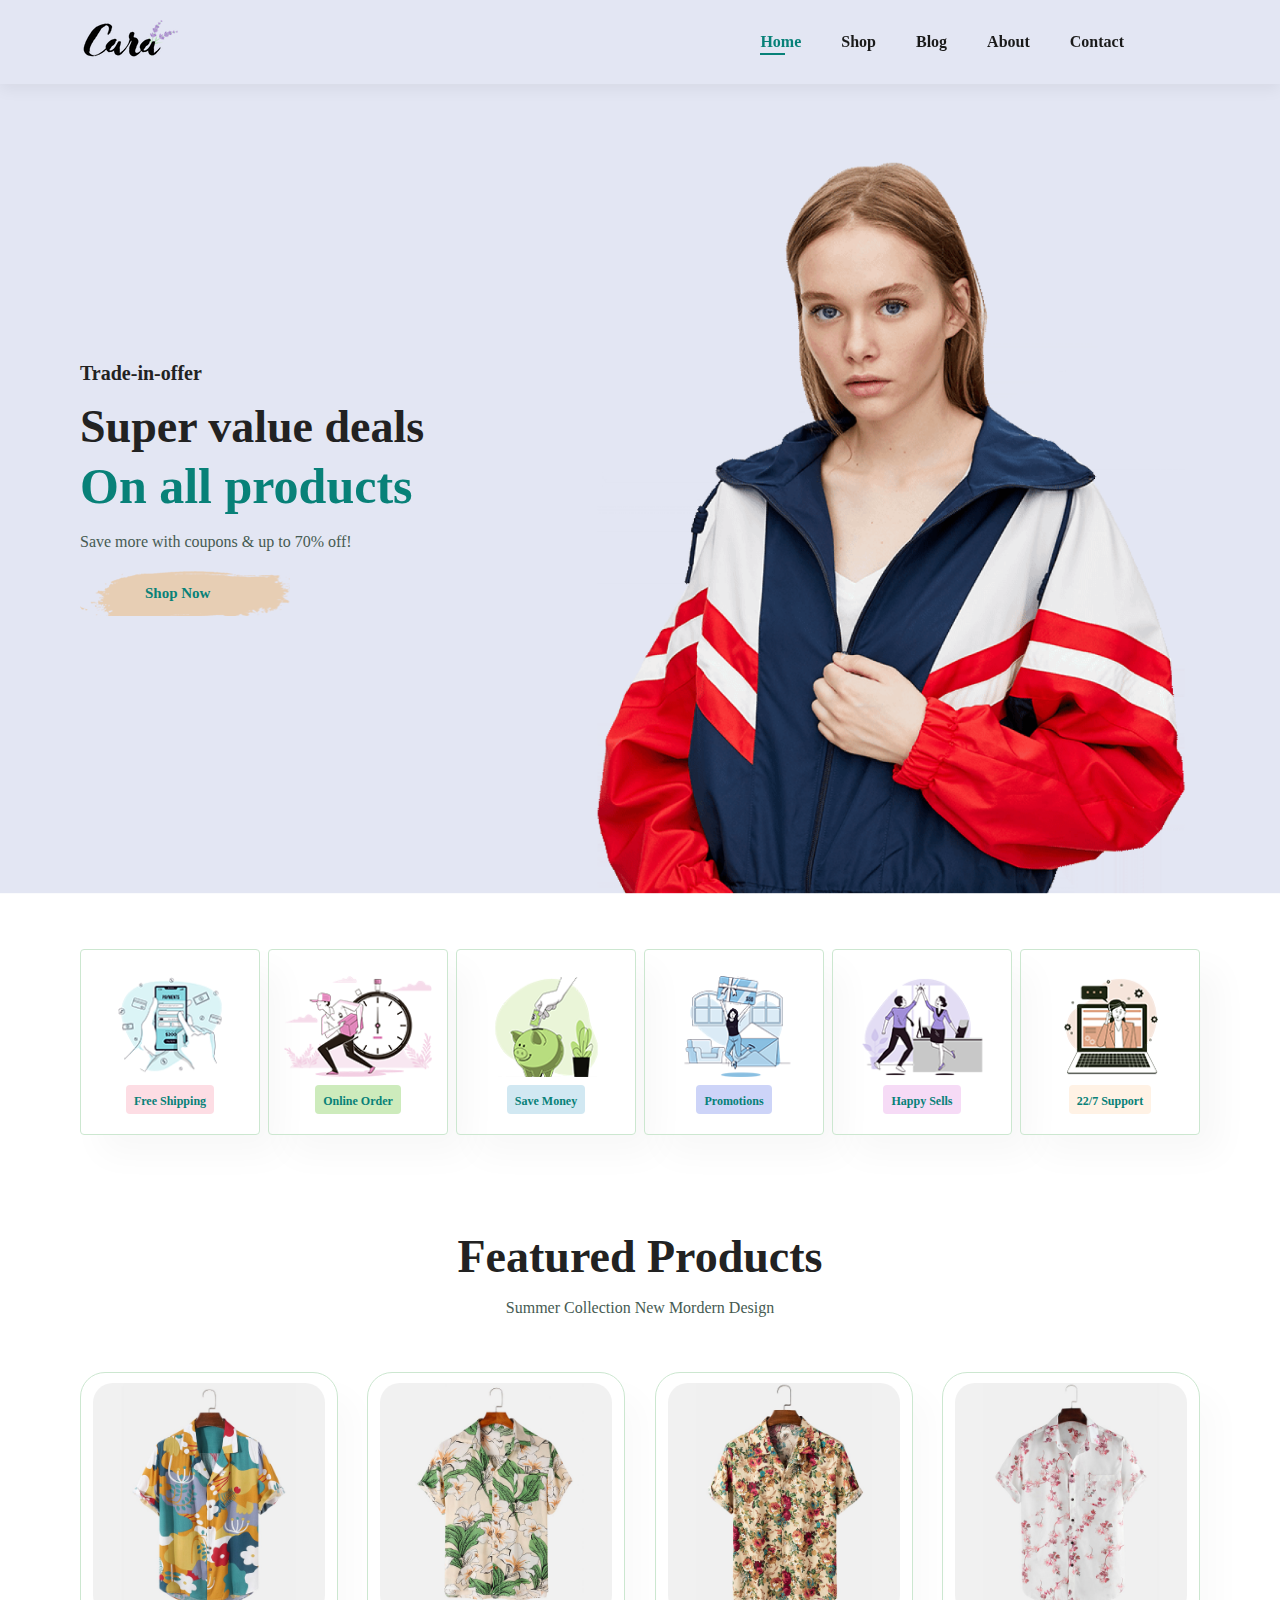
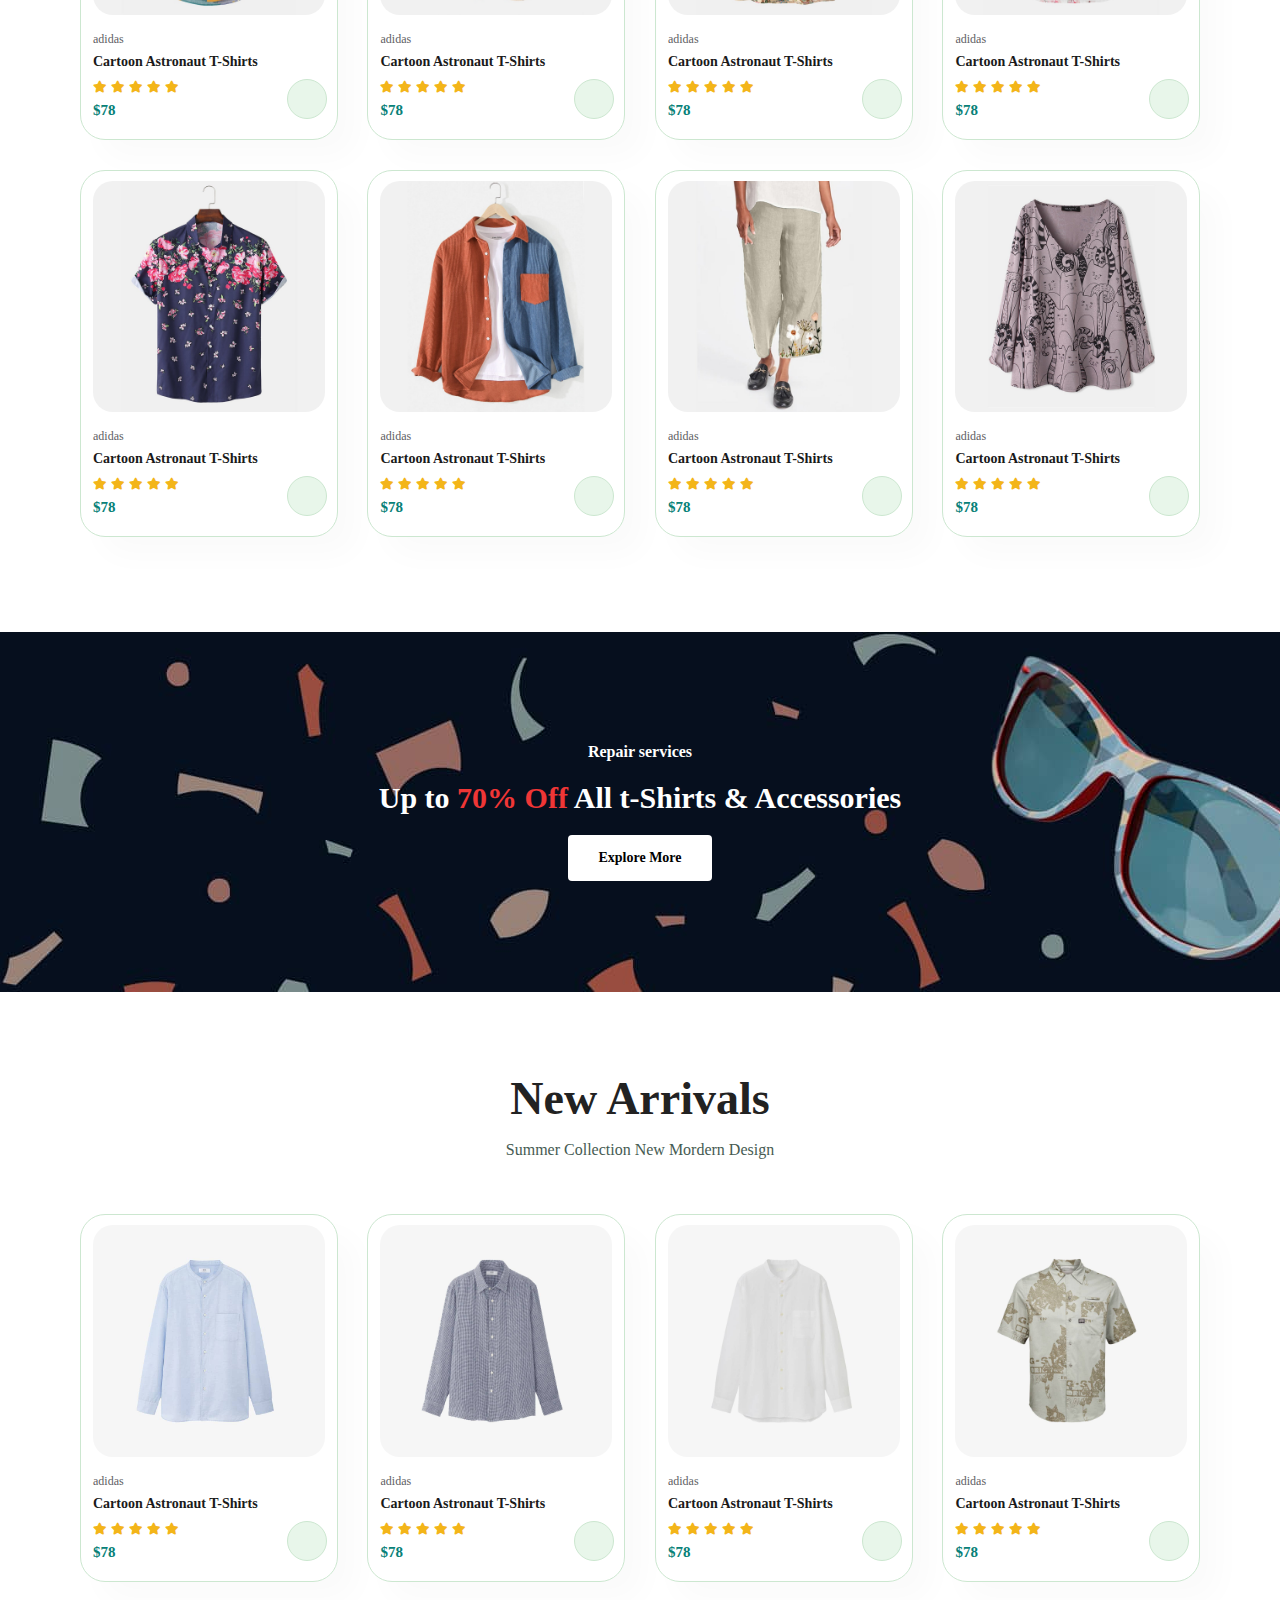
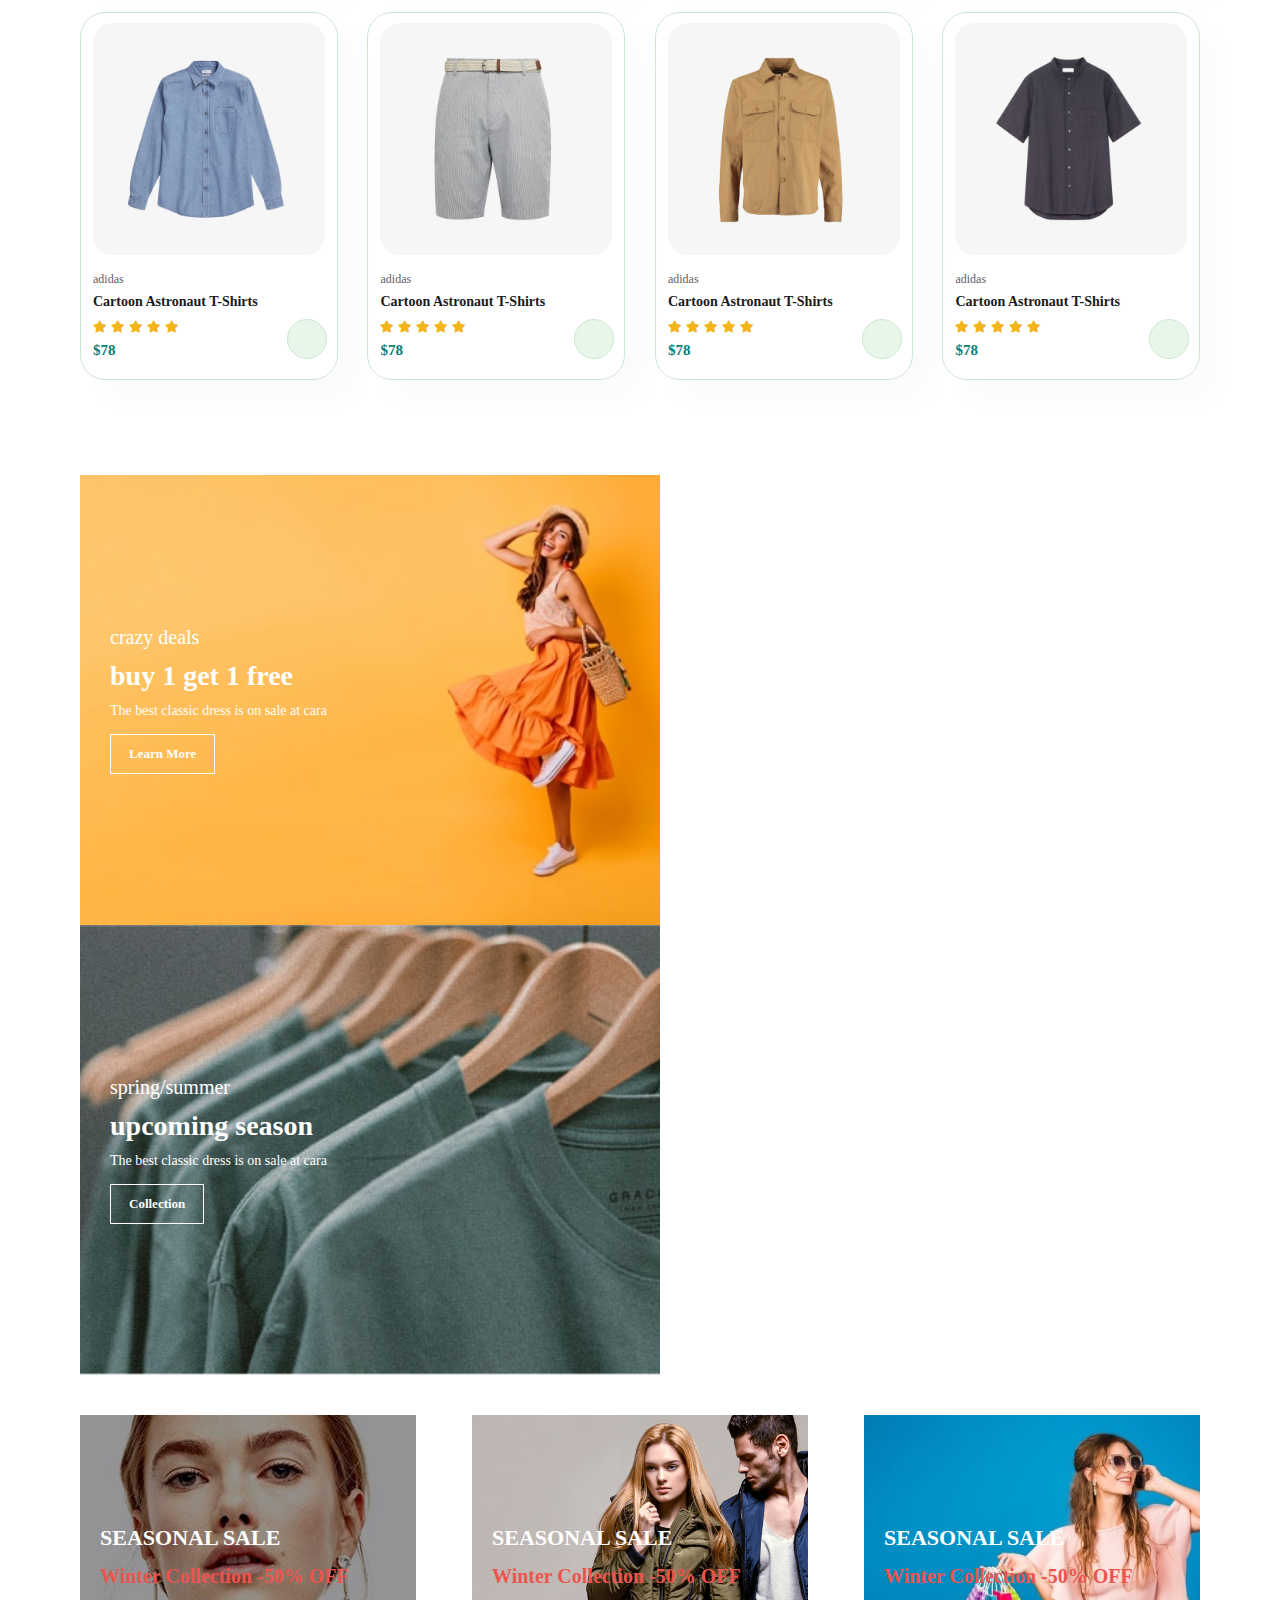
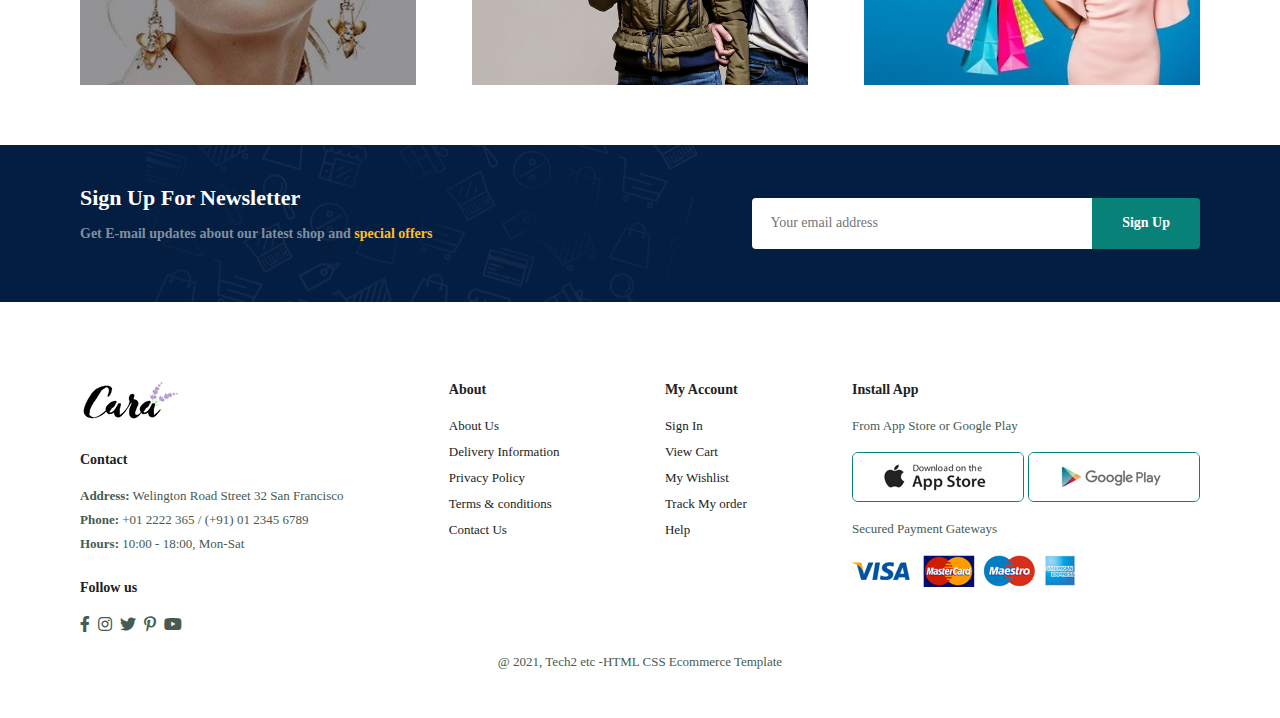
<file: index.html>
<!DOCTYPE html>
<html lang="en">
<head>
    <meta charset="UTF-8">
    <meta http-equiv="X-UA-Compatible" content="IE=edge">
    <meta name="viewport" content="width=device-width, initial-scale=1.0">
    <title>Ecommerce Website</title>
    <link rel="stylesheet" href="style.css">
    <link rel="stylesheet" href="https://pro.fontawesome.com/releases/v5.10.0/css/all.css" />
   
</head>
<body>
 
    <section id="header">

        <a href="#"><img src="img/logo.png" class="logo" ></a>

        <div>
             <ul id="navbar">
                <li><a class="active" href="index.html">Home</a></li>
                <li><a href="shop.html">Shop</a></li>
                <li><a href="blog.html">Blog</a></li>
                <li><a href="about.html">About</a></li>
                <li><a href="contact.html">Contact</a></li>
                <li id="lg-bag"><a href="cart.html"><i class="far fa-shopping-bag"></i></a></li>
                <a href="#" id="close"><li class="far fa-times"></li></a>         
            </ul>

        </div>

        <div id="mobile">
            <a href="cart.html"><i class="far fa-shopping-bag"></i></a>       
            <i id="bar" class="fas fa-outdent"></i>

        </div>





    </section>

    <section id="hero">
        <h4>Trade-in-offer</h4>
        <h2>Super value deals</h2>
        <h1>On all products</h1>
        <p>Save more with coupons & up to 70% off!</p>
        <button>Shop Now</button>

    </section>

    <section id="feature" class="section-p1">

        <div class="fe-box">
            <img src="img/features/f1.png">
            <h6>Free Shipping </h6>
        </div>

        <div class="fe-box">
            <img src="img/features/f2.png">
            <h6>Online Order</h6>
        </div>

        <div class="fe-box">
            <img src="img/features/f3.png">
            <h6>Save Money</h6>
        </div>

        <div class="fe-box">
            <img src="img/features/f4.png">
            <h6>Promotions </h6>
        </div>

        <div class="fe-box">
            <img src="img/features/f5.png">
            <h6>Happy Sells </h6>
        </div>

        <div class="fe-box">
            <img src="img/features/f6.png">
            <h6>22/7 Support</h6>
        </div>

        
    </section>

    <section id="product1" class="section-p1">
        <h2>Featured Products</h2>
        <p>Summer Collection New Mordern Design</p>
        <div class="pro-container">

            <div class="pro">
                <img src="img/products/f1.jpg" alt="">
                <div class="des">
                    <span>adidas</span>
                    <h5>Cartoon Astronaut T-Shirts</h5>
                    <div class="star">
                        <li class="fas fa-star"></li>
                        <li class="fas fa-star"></li>
                        <li class="fas fa-star"></li>
                        <li class="fas fa-star"></li>
                        <li class="fas fa-star"></li>
                    </div>
                    <h4>$78</h4>
                </div>
                <a href="#"><i class="fal fa-shopping-cart cart"></i></a>
            </div>

            <div class="pro">
                <img src="img/products/f2.jpg" alt="">
                <div class="des">
                    <span>adidas</span>
                    <h5>Cartoon Astronaut T-Shirts</h5>
                    <div class="star">
                        <li class="fas fa-star"></li>
                        <li class="fas fa-star"></li>
                        <li class="fas fa-star"></li>
                        <li class="fas fa-star"></li>
                        <li class="fas fa-star"></li>
                    </div>
                    <h4>$78</h4>
                </div>
                <a href="#"><i class="fal fa-shopping-cart cart"></i></a>
            </div>

            <div class="pro">
                <img src="img/products/f3.jpg" alt="">
                <div class="des">
                    <span>adidas</span>
                    <h5>Cartoon Astronaut T-Shirts</h5>
                    <div class="star">
                        <li class="fas fa-star"></li>
                        <li class="fas fa-star"></li>
                        <li class="fas fa-star"></li>
                        <li class="fas fa-star"></li>
                        <li class="fas fa-star"></li>
                    </div>
                    <h4>$78</h4>
                </div>
                <a href="#"><i class="fal fa-shopping-cart cart"></i></a>
            </div>

            <div class="pro">
                <img src="img/products/f4.jpg" alt="">
                <div class="des">
                    <span>adidas</span>
                    <h5>Cartoon Astronaut T-Shirts</h5>
                    <div class="star">
                        <li class="fas fa-star"></li>
                        <li class="fas fa-star"></li>
                        <li class="fas fa-star"></li>
                        <li class="fas fa-star"></li>
                        <li class="fas fa-star"></li>
                    </div>
                    <h4>$78</h4>
                </div>
                <a href="#"><i class="fal fa-shopping-cart cart"></i></a>
            </div>

            <div class="pro">
                <img src="img/products/f5.jpg" alt="">
                <div class="des">
                    <span>adidas</span>
                    <h5>Cartoon Astronaut T-Shirts</h5>
                    <div class="star">
                        <li class="fas fa-star"></li>
                        <li class="fas fa-star"></li>
                        <li class="fas fa-star"></li>
                        <li class="fas fa-star"></li>
                        <li class="fas fa-star"></li>
                    </div>
                    <h4>$78</h4>
                </div>
                <a href="#"><i class="fal fa-shopping-cart cart"></i></a>
            </div>

            <div class="pro">
                <img src="img/products/f6.jpg" alt="">
                <div class="des">
                    <span>adidas</span>
                    <h5>Cartoon Astronaut T-Shirts</h5>
                    <div class="star">
                        <li class="fas fa-star"></li>
                        <li class="fas fa-star"></li>
                        <li class="fas fa-star"></li>
                        <li class="fas fa-star"></li>
                        <li class="fas fa-star"></li>
                    </div>
                    <h4>$78</h4>
                </div>
                <a href="#"><i class="fal fa-shopping-cart cart"></i></a>
            </div>

            <div class="pro">
                <img src="img/products/f7.jpg" alt="">
                <div class="des">
                    <span>adidas</span>
                    <h5>Cartoon Astronaut T-Shirts</h5>
                    <div class="star">
                        <li class="fas fa-star"></li>
                        <li class="fas fa-star"></li>
                        <li class="fas fa-star"></li>
                        <li class="fas fa-star"></li>
                        <li class="fas fa-star"></li>
                    </div>
                    <h4>$78</h4>
                </div>
                <a href="#"><i class="fal fa-shopping-cart cart"></i></a>
            </div>

            <div class="pro">
                <img src="img/products/f8.jpg" alt="">
                <div class="des">
                    <span>adidas</span>
                    <h5>Cartoon Astronaut T-Shirts</h5>
                    <div class="star">
                        <li class="fas fa-star"></li>
                        <li class="fas fa-star"></li>
                        <li class="fas fa-star"></li>
                        <li class="fas fa-star"></li>
                        <li class="fas fa-star"></li>
                    </div>
                    <h4>$78</h4>
                </div>
                <a href="#"><i class="fal fa-shopping-cart cart"></i></a>
            </div>

        </div>


    </section>

    <section id="banner" class="section-m1" >
        <h4>Repair services</h4>
        <h2>Up to<span> 70% Off </span>All t-Shirts & Accessories</h2>
        <button class="normal">Explore More</button>
    </section>

    <section id="product1" class="section-p1">
        <h2>New Arrivals</h2>
        <p>Summer Collection New Mordern Design</p>
        <div class="pro-container">

            <div class="pro">
                <img src="img/products/n1.jpg" alt="">
                <div class="des">
                    <span>adidas</span>
                    <h5>Cartoon Astronaut T-Shirts</h5>
                    <div class="star">
                        <li class="fas fa-star"></li>
                        <li class="fas fa-star"></li>
                        <li class="fas fa-star"></li>
                        <li class="fas fa-star"></li>
                        <li class="fas fa-star"></li>
                    </div>
                    <h4>$78</h4>
                </div>
                <a href="#"><i class="fal fa-shopping-cart cart"></i></a>
            </div>

            <div class="pro">
                <img src="img/products/n2.jpg" alt="">
                <div class="des">
                    <span>adidas</span>
                    <h5>Cartoon Astronaut T-Shirts</h5>
                    <div class="star">
                        <li class="fas fa-star"></li>
                        <li class="fas fa-star"></li>
                        <li class="fas fa-star"></li>
                        <li class="fas fa-star"></li>
                        <li class="fas fa-star"></li>
                    </div>
                    <h4>$78</h4>
                </div>
                <a href="#"><i class="fal fa-shopping-cart cart"></i></a>
            </div>

            <div class="pro">
                <img src="img/products/n3.jpg" alt="">
                <div class="des">
                    <span>adidas</span>
                    <h5>Cartoon Astronaut T-Shirts</h5>
                    <div class="star">
                        <li class="fas fa-star"></li>
                        <li class="fas fa-star"></li>
                        <li class="fas fa-star"></li>
                        <li class="fas fa-star"></li>
                        <li class="fas fa-star"></li>
                    </div>
                    <h4>$78</h4>
                </div>
                <a href="#"><i class="fal fa-shopping-cart cart"></i></a>
            </div>

            <div class="pro">
                <img src="img/products/n4.jpg" alt="">
                <div class="des">
                    <span>adidas</span>
                    <h5>Cartoon Astronaut T-Shirts</h5>
                    <div class="star">
                        <li class="fas fa-star"></li>
                        <li class="fas fa-star"></li>
                        <li class="fas fa-star"></li>
                        <li class="fas fa-star"></li>
                        <li class="fas fa-star"></li>
                    </div>
                    <h4>$78</h4>
                </div>
                <a href="#"><i class="fal fa-shopping-cart cart"></i></a>
            </div>

            <div class="pro">
                <img src="img/products/n5.jpg" alt="">
                <div class="des">
                    <span>adidas</span>
                    <h5>Cartoon Astronaut T-Shirts</h5>
                    <div class="star">
                        <li class="fas fa-star"></li>
                        <li class="fas fa-star"></li>
                        <li class="fas fa-star"></li>
                        <li class="fas fa-star"></li>
                        <li class="fas fa-star"></li>
                    </div>
                    <h4>$78</h4>
                </div>
                <a href="#"><i class="fal fa-shopping-cart cart"></i></a>
            </div>

            <div class="pro">
                <img src="img/products/n6.jpg" alt="">
                <div class="des">
                    <span>adidas</span>
                    <h5>Cartoon Astronaut T-Shirts</h5>
                    <div class="star">
                        <li class="fas fa-star"></li>
                        <li class="fas fa-star"></li>
                        <li class="fas fa-star"></li>
                        <li class="fas fa-star"></li>
                        <li class="fas fa-star"></li>
                    </div>
                    <h4>$78</h4>
                </div>
                <a href="#"><i class="fal fa-shopping-cart cart"></i></a>
            </div>

            <div class="pro">
                <img src="img/products/n7.jpg" alt="">
                <div class="des">
                    <span>adidas</span>
                    <h5>Cartoon Astronaut T-Shirts</h5>
                    <div class="star">
                        <li class="fas fa-star"></li>
                        <li class="fas fa-star"></li>
                        <li class="fas fa-star"></li>
                        <li class="fas fa-star"></li>
                        <li class="fas fa-star"></li>
                    </div>
                    <h4>$78</h4>
                </div>
                <a href="#"><i class="fal fa-shopping-cart cart"></i></a>
            </div>

            <div class="pro">
                <img src="img/products/n8.jpg" alt="">
                <div class="des">
                    <span>adidas</span>
                    <h5>Cartoon Astronaut T-Shirts</h5>
                    <div class="star">
                        <li class="fas fa-star"></li>
                        <li class="fas fa-star"></li>
                        <li class="fas fa-star"></li>
                        <li class="fas fa-star"></li>
                        <li class="fas fa-star"></li>
                    </div>
                    <h4>$78</h4>
                </div>
                <a href="#"><i class="fal fa-shopping-cart cart"></i></a>
            </div>

        </div>


    </section>

    <section id="sm-banner" class="section-p1" >

        <div class="banner-box">
            <h4>crazy deals</h4>
            <h2>buy 1 get 1 free</h2>
            <span>The best classic dress is on sale at cara</span>
            <button class="white">Learn More</button>
        </div>

        <div class="banner-box banner-box2">
            <h4>spring/summer</h4>
            <h2>upcoming season</h2>
            <span>The best classic dress is on sale at cara</span>
            <button class="white">Collection</button>
        </div>

    </section>

    <section id="banner3">

        <div class="banner-box">
            <h2>SEASONAL SALE</h2>
            <h3>Winter Collection -50% OFF</h3>
        </div>

        <div class="banner-box banner-box2">
            <h2>SEASONAL SALE</h2>
            <h3>Winter Collection -50% OFF</h3>
        </div>

        <div class="banner-box banner-box3">
            <h2>SEASONAL SALE</h2>
            <h3>Winter Collection -50% OFF</h3>
        </div>



    </section>

    <section id="newsletter" class="section-p1 section-m1" >

        <div class="newstext">
            <h4>Sign Up For Newsletter</h4>
            <p>Get E-mail updates about our latest shop and <span>special offers </span></p>
        </div>

        <div class="form">
            <input type="text" placeholder="Your email address"/>
            <button class="normal">Sign Up</button>
        </div>

    </section>

    <footer class="section-p1">

        <div class="col">
            <img class="logo" src="img/logo.png" alt=""/>
            <h4>Contact</h4>
            <p><strong>Address:</strong> Welington Road Street 32 San Francisco</p>
            <p><strong>Phone:</strong> +01 2222 365 / (+91) 01 2345 6789</p>
            <p><strong>Hours:</strong> 10:00 - 18:00, Mon-Sat</p>

            <div class="follow">
                <h4>Follow us</h4>
                <div class="icon">
                    <i class="fab fa-facebook-f"></i>
                    <i class="fab fa-instagram"></i>
                    <i class="fab fa-twitter"></i>
                    <i class="fab fa-pinterest-p"></i>
                    <i class="fab fa-youtube"></i>
                </div>
            </div>
        </div>

        <div class="col">
            <h4>About</h4>
            <a href="#">About Us</a>
            <a href="#">Delivery Information</a>
            <a href="#">Privacy Policy</a>
            <a href="#">Terms & conditions</a>
            <a href="#">Contact Us</a>
        </div>

        <div class="col">
            <h4>My Account</h4>
            <a href="#">Sign In</a>
            <a href="#">View Cart</a>
            <a href="#">My Wishlist</a>
            <a href="#">Track My order</a>
            <a href="#">Help</a>
        </div>

        <div class="col install">
            <h4>Install App</h4>
            <p>From App Store or Google Play</p>
            <div class="row">
                <img src="img/pay/app.jpg" alt="">
                <img src="img/pay/play.jpg" alt="">
            </div>
            <p>Secured Payment Gateways</p>
            <img src="img/pay/pay.png" alt="">
        </div>

        <div class="copyright">
            <p>@ 2021, Tech2 etc -HTML CSS Ecommerce Template</p>
        </div>

    </footer>

<script src="script.js"></script>
</body>
</html>
</file>
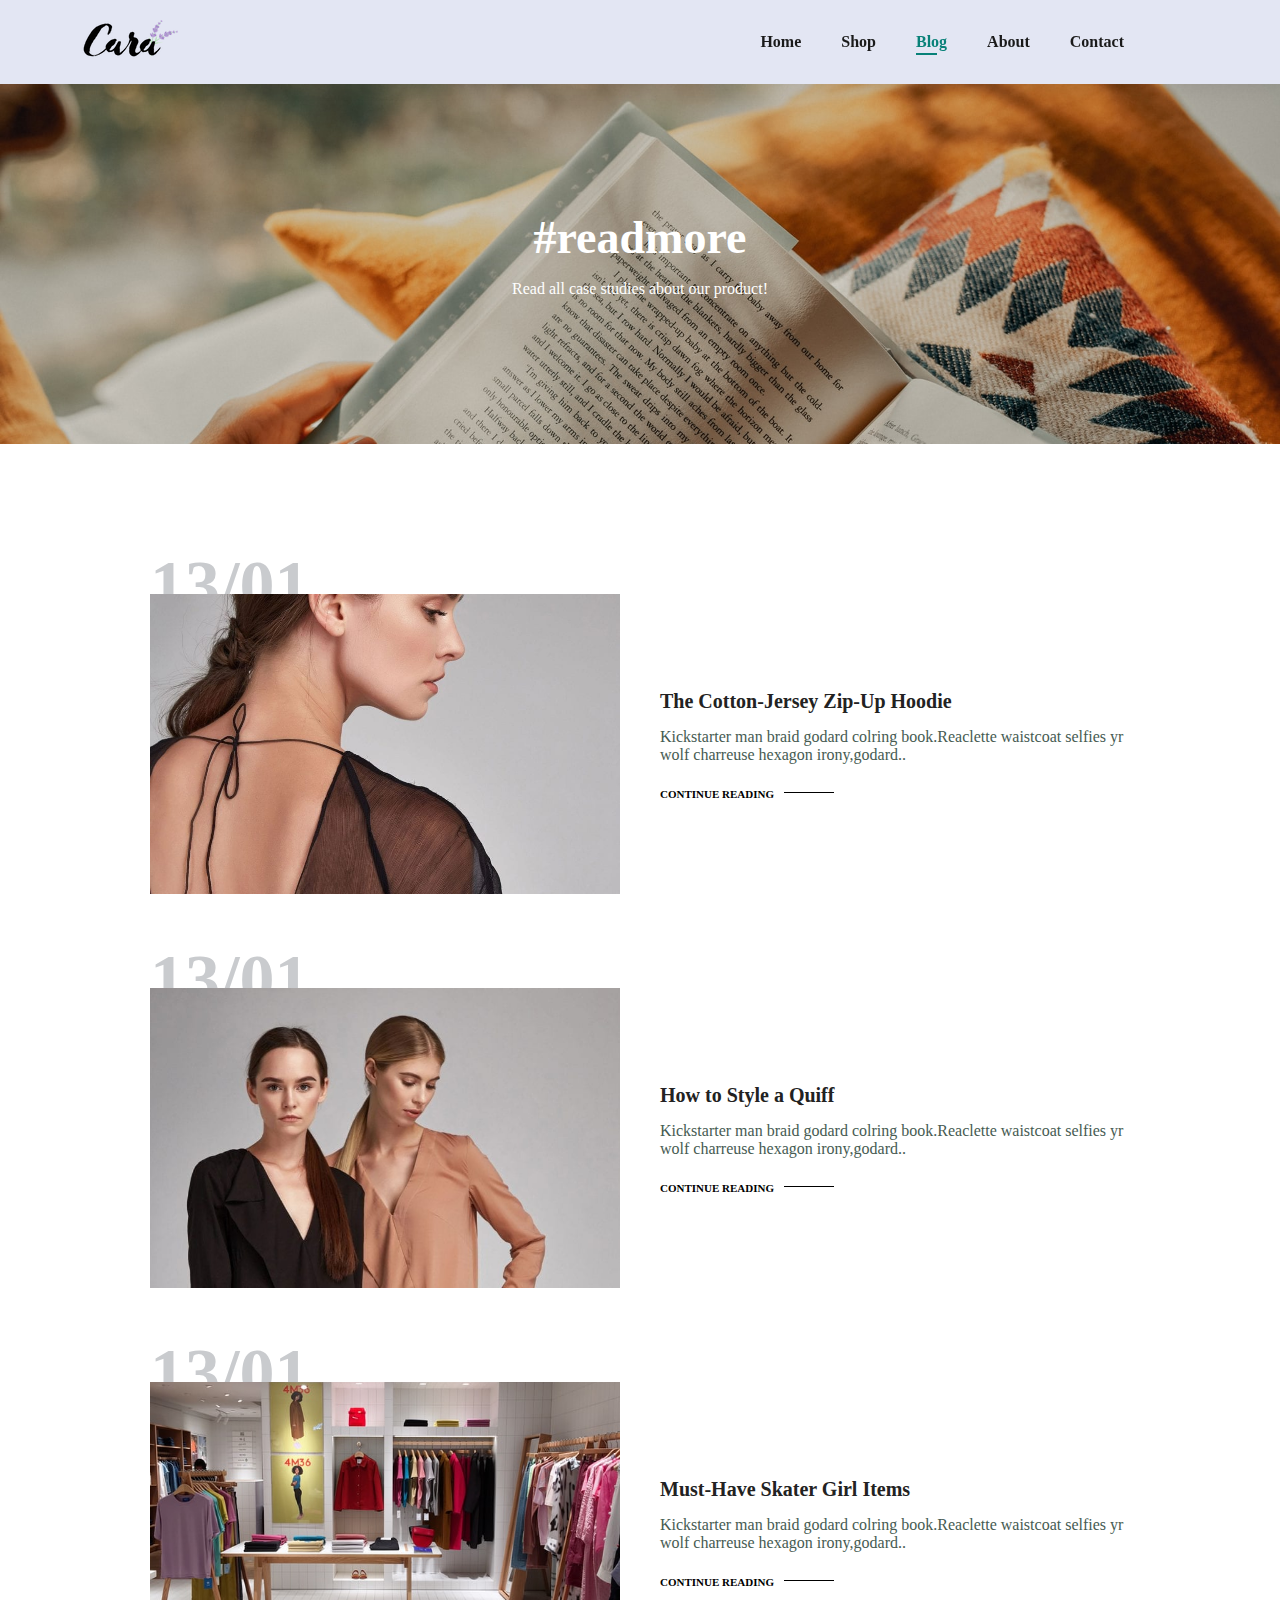
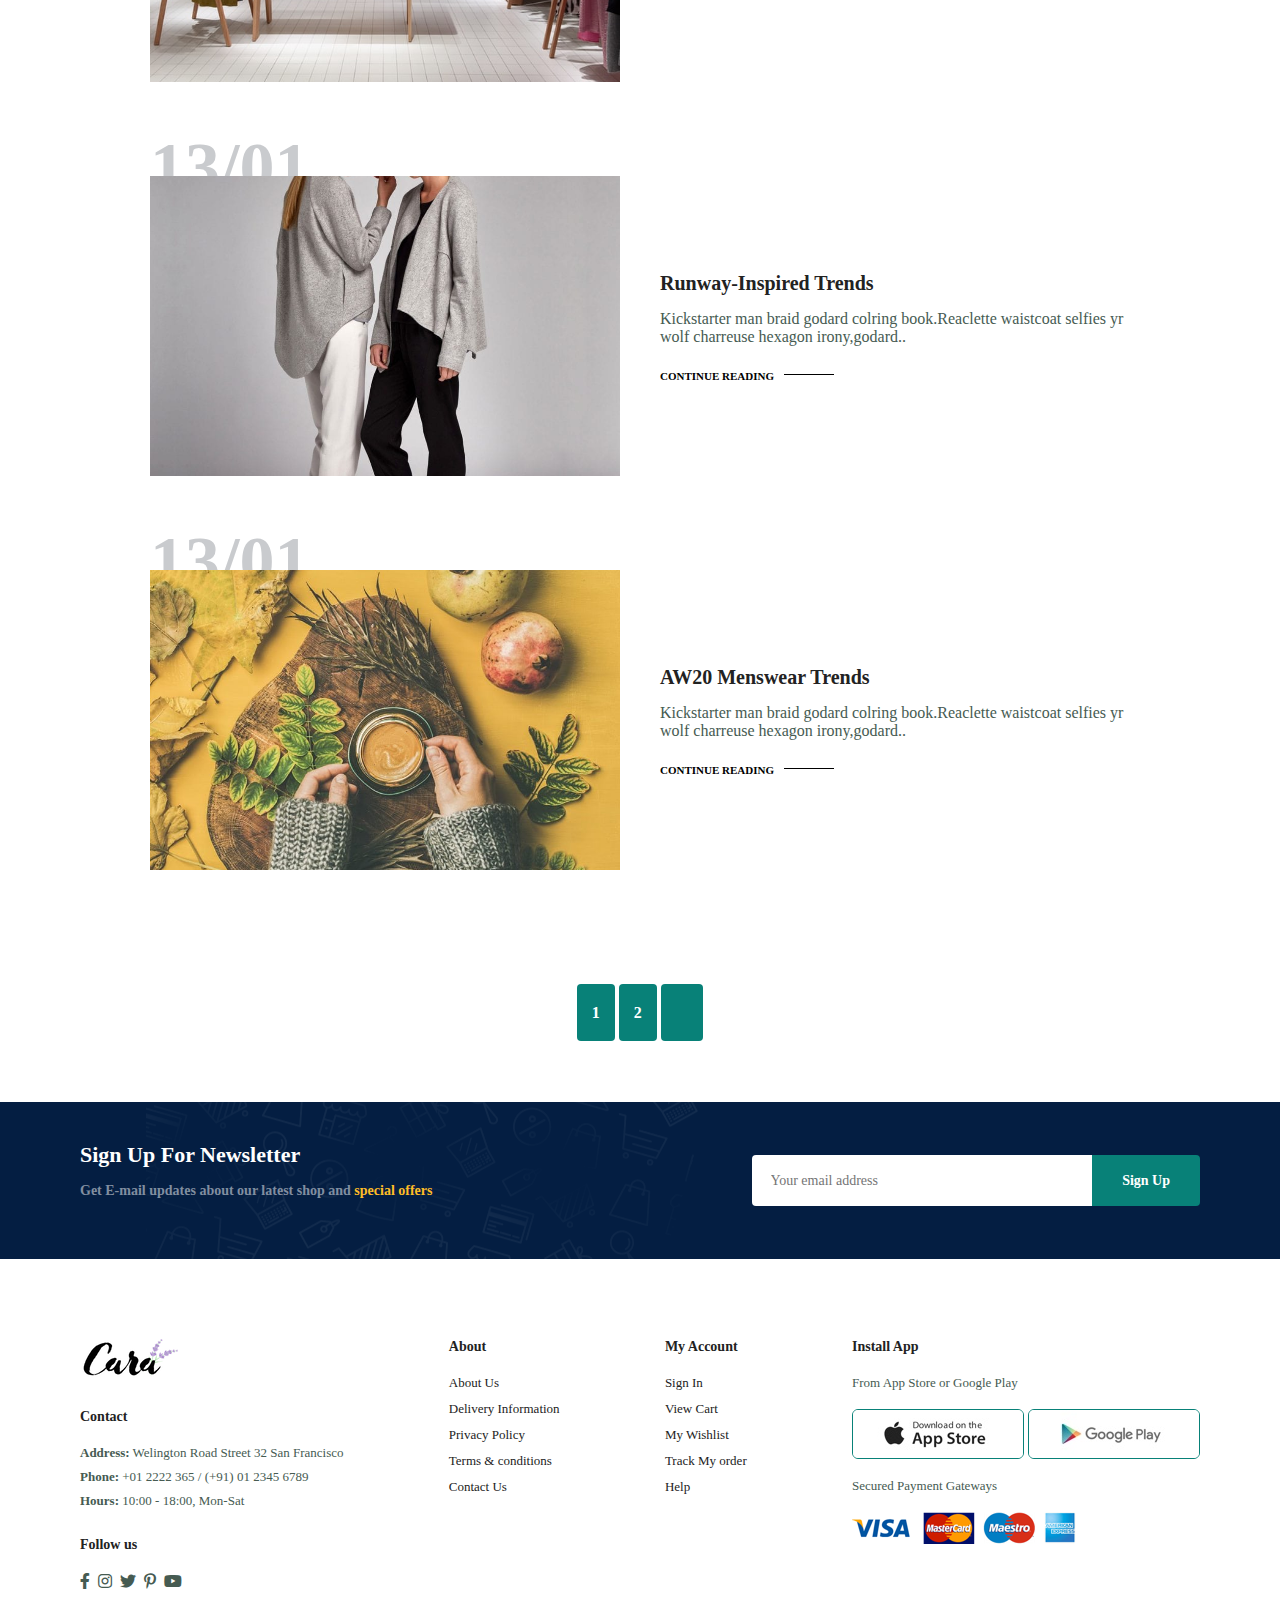
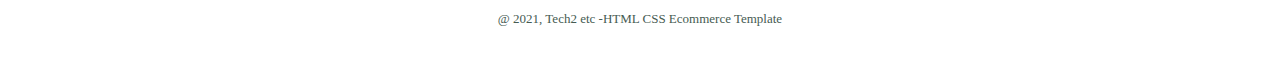
<file: blog.html>
<!DOCTYPE html>
<html lang="en">
<head>
    <meta charset="UTF-8">
    <meta http-equiv="X-UA-Compatible" content="IE=edge">
    <meta name="viewport" content="width=device-width, initial-scale=1.0">
    <title>Ecommerce Website</title>
    <link rel="stylesheet" href="style.css">
    <link rel="stylesheet" href="https://pro.fontawesome.com/releases/v5.10.0/css/all.css" />
   
</head>
<body>
 
    <section id="header">

        <a href="#"><img src="img/logo.png" class="logo" ></a>

        <div>
             <ul id="navbar">
                <li><a  href="index.html">Home</a></li>
                <li><a  href="shop.html">Shop</a></li>
                <li><a class="active" href="blog.html">Blog</a></li>
                <li><a href="about.html">About</a></li>
                <li><a href="contact.html">Contact</a></li>
                <li id="lg-bag"><a href="cart.html"><i class="far fa-shopping-bag"></i></a></li>
                <a href="#" id="close"><li class="far fa-times"></li></a>         
            </ul>

        </div>

        <div id="mobile">
            <a href="cart.html"><i class="far fa-shopping-bag"></i></a>       
            <i id="bar" class="fas fa-outdent"></i>

        </div>





    </section>

    <section id="page-header" class="blog-header">
       
        <h2>#readmore</h2>
       
        <p>Read all case studies about our product!</p>
        

    </section>




    <section id="blog">

        <div class="blog-box">

            <div class="blog-img">
                <img src="img/blog/b1.jpg" alt="">
            </div>

            <div class="blog-details">
                <h4>The Cotton-Jersey Zip-Up Hoodie</h4>
                <p>Kickstarter man braid godard colring book.Reaclette waistcoat selfies yr
                    wolf charreuse hexagon irony,godard..</p>
                <a href="#">CONTINUE READING</a>
            </div>

            <h1>13/01</h1>
        </div>
        <div class="blog-box">

            <div class="blog-img">
                <img src="img/blog/b2.jpg" alt="">
            </div>

            <div class="blog-details">
                <h4>How to Style a Quiff</h4>
                <p>Kickstarter man braid godard colring book.Reaclette waistcoat selfies yr
                    wolf charreuse hexagon irony,godard..</p>
                <a href="#">CONTINUE READING</a>
            </div>

            <h1>13/01</h1>
        </div>
        <div class="blog-box">

            <div class="blog-img">
                <img src="img/blog/b3.jpg" alt="">
            </div>

            <div class="blog-details">
                <h4>Must-Have Skater Girl Items</h4>
                <p>Kickstarter man braid godard colring book.Reaclette waistcoat selfies yr
                    wolf charreuse hexagon irony,godard..</p>
                <a href="#">CONTINUE READING</a>
            </div>

            <h1>13/01</h1>
        </div>
        <div class="blog-box">

            <div class="blog-img">
                <img src="img/blog/b4.jpg" alt="">
            </div>

            <div class="blog-details">
                <h4>Runway-Inspired Trends</h4>
                <p>Kickstarter man braid godard colring book.Reaclette waistcoat selfies yr
                    wolf charreuse hexagon irony,godard..</p>
                <a href="#">CONTINUE READING</a>
            </div>

            <h1>13/01</h1>
        </div>
        <div class="blog-box">

            <div class="blog-img">
                <img src="img/blog/b6.jpg" alt="">
            </div>

            <div class="blog-details">
                <h4>AW20 Menswear Trends</h4>
                <p>Kickstarter man braid godard colring book.Reaclette waistcoat selfies yr
                    wolf charreuse hexagon irony,godard..</p>
                <a href="#">CONTINUE READING</a>
            </div>

            <h1>13/01</h1>
        </div>

    </section>














   

    <section id="pagination" class="section-p1">

        <a href="#">1</a>
        <a href="#">2</a>
        <a href="#"><i class="fal fa-long-arrow-alt-right"></i></a>





    </section>

 
    <section id="newsletter" class="section-p1 section-m1" >

        <div class="newstext">
            <h4>Sign Up For Newsletter</h4>
            <p>Get E-mail updates about our latest shop and <span>special offers </span></p>
        </div>

        <div class="form">
            <input type="text" placeholder="Your email address"/>
            <button class="normal">Sign Up</button>
        </div>

    </section>

    <footer class="section-p1">

        <div class="col">
            <img class="logo" src="img/logo.png" alt=""/>
            <h4>Contact</h4>
            <p><strong>Address:</strong> Welington Road Street 32 San Francisco</p>
            <p><strong>Phone:</strong> +01 2222 365 / (+91) 01 2345 6789</p>
            <p><strong>Hours:</strong> 10:00 - 18:00, Mon-Sat</p>

            <div class="follow">
                <h4>Follow us</h4>
                <div class="icon">
                    <i class="fab fa-facebook-f"></i>
                    <i class="fab fa-instagram"></i>
                    <i class="fab fa-twitter"></i>
                    <i class="fab fa-pinterest-p"></i>
                    <i class="fab fa-youtube"></i>
                </div>
            </div>
        </div>

        <div class="col">
            <h4>About</h4>
            <a href="#">About Us</a>
            <a href="#">Delivery Information</a>
            <a href="#">Privacy Policy</a>
            <a href="#">Terms & conditions</a>
            <a href="#">Contact Us</a>
        </div>

        <div class="col">
            <h4>My Account</h4>
            <a href="#">Sign In</a>
            <a href="#">View Cart</a>
            <a href="#">My Wishlist</a>
            <a href="#">Track My order</a>
            <a href="#">Help</a>
        </div>

        <div class="col install">
            <h4>Install App</h4>
            <p>From App Store or Google Play</p>
            <div class="row">
                <img src="img/pay/app.jpg" alt="">
                <img src="img/pay/play.jpg" alt="">
            </div>
            <p>Secured Payment Gateways</p>
            <img src="img/pay/pay.png" alt="">
        </div>

        <div class="copyright">
            <p>@ 2021, Tech2 etc -HTML CSS Ecommerce Template</p>
        </div>

    </footer>

<script src="script.js"></script>
</body>
</html>
</file>
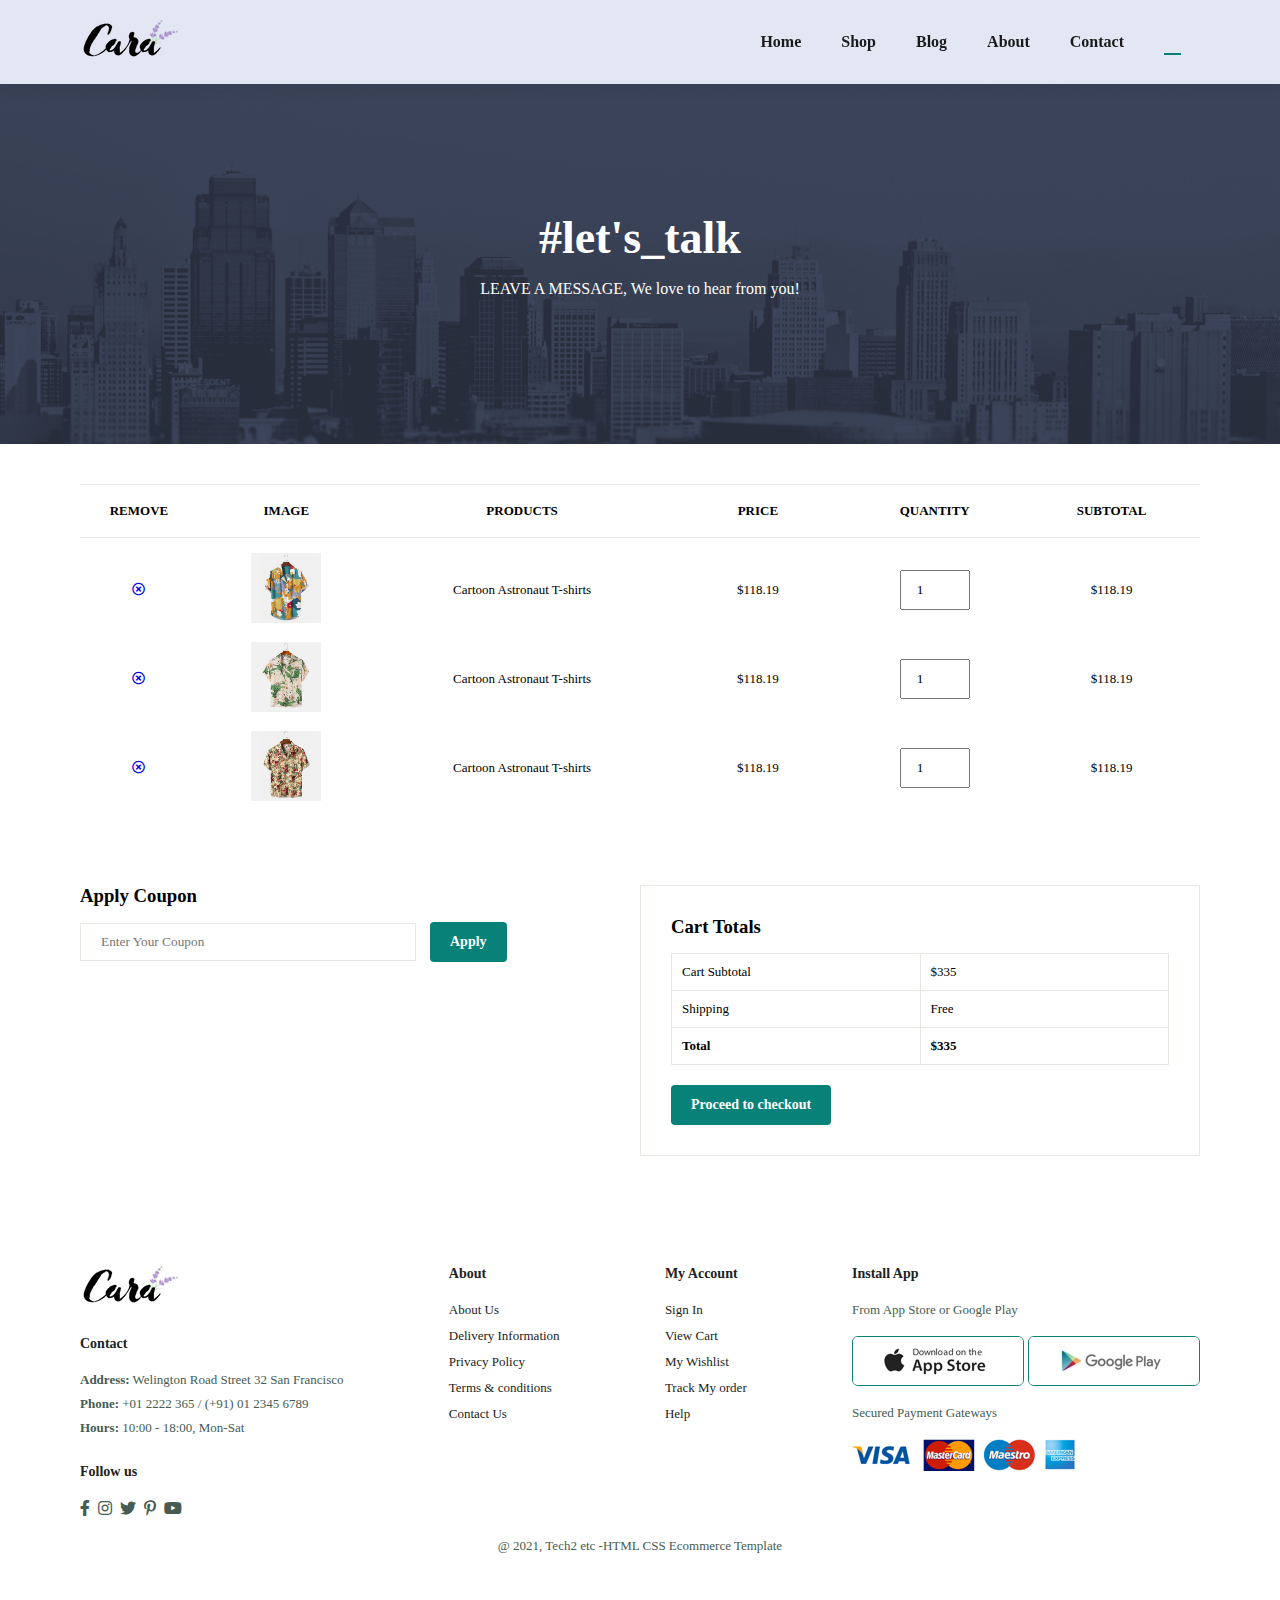
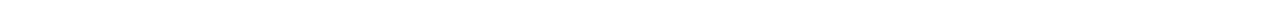
<file: cart.html>
<!DOCTYPE html>
<html lang="en">
<head>
    <meta charset="UTF-8">
    <meta http-equiv="X-UA-Compatible" content="IE=edge">
    <meta name="viewport" content="width=device-width, initial-scale=1.0">
    <title>Ecommerce Website</title>
    <link rel="stylesheet" href="style.css">
    <link rel="stylesheet" href="https://pro.fontawesome.com/releases/v5.10.0/css/all.css" />
   
</head>
<body>
 
    <section id="header">

        <a href="#"><img src="img/logo.png" class="logo" ></a>

        <div>
             <ul id="navbar">
                <li><a  href="index.html">Home</a></li>
                <li><a  href="shop.html">Shop</a></li>
                <li><a href="blog.html">Blog</a></li>
                <li><a href="about.html">About</a></li>
                <li><a  href="contact.html">Contact</a></li>
                <li id="lg-bag"><a  class="active" href="cart.html"><i class="far fa-shopping-bag"></i></a></li>
                <a href="#" id="close"><li class="far fa-times"></li></a>         
            </ul>

        </div>

        <div id="mobile">
            <a href="cart.html"><i class="far fa-shopping-bag"></i></a>       
            <i id="bar" class="fas fa-outdent"></i>

        </div>





    </section>

    <section id="page-header" class="about-header">
       
        <h2>#let's_talk</h2>
       
        <p>LEAVE A MESSAGE, We love to hear from you!</p>
        

    </section>

    <section id="cart" class="section-p1">

        <table width="100%">

            <thead>
                 <tr>
                     <td>Remove</td>
                     <td>Image</td>
                     <td>Products</td>
                     <td>Price</td>
                     <td>Quantity</td>
                     <td>Subtotal</td>

                </tr>
                
            </thead>

            <tbody>
                <tr>
                    <td><a href="#"><i class="far fa-times-circle"></i></a></td>
                    <td><img src="img/products/f1.jpg" alt=""></td>
                    <td>Cartoon Astronaut T-shirts</td>
                    <td>$118.19</td>
                    <td><input type="number" value="1"></td>
                    <td>$118.19</td>
                </tr>

                <tr>
                    <td><a href="#"><i class="far fa-times-circle"></i></a></td>
                    <td><img src="img/products/f2.jpg" alt=""></td>
                    <td>Cartoon Astronaut T-shirts</td>
                    <td>$118.19</td>
                    <td><input type="number" value="1"></td>
                    <td>$118.19</td>
                </tr>

                <tr>
                    <td><a href="#"><i class="far fa-times-circle"></i></a></td>
                    <td><img src="img/products/f3.jpg" alt=""></td>
                    <td>Cartoon Astronaut T-shirts</td>
                    <td>$118.19</td>
                    <td><input type="number" value="1"></td>
                    <td>$118.19</td>
                </tr>


            </tbody>
          



        </table>




    </section>

    <section id="cart-add" class="section-p1">

        <div id="coupon">
            <h3>Apply Coupon</h3>

            <div>
                <input type="text" placeholder="Enter Your Coupon">
                <button class="normal">Apply</button>
            </div>
            
        </div>

        <div id="subtotal">
            <h3>Cart Totals</h3>

            <table>

               <tr>
                   <td>Cart Subtotal</td>
                   <td>$335</td>
               </tr>

               <tr>
                   <td>Shipping</td>
                   <td>Free</td>
               </tr>

               <tr>
                   <td><strong>Total</strong></td>
                   <td><strong>$335</strong></td>
               </tr>

            </table>

            <button class="normal">Proceed to checkout</button>

        </div>


    </section>



    <footer class="section-p1" >

        <div class="col">
            <img class="logo" src="img/logo.png" alt=""/>
            <h4>Contact</h4>
            <p><strong>Address:</strong> Welington Road Street 32 San Francisco</p>
            <p><strong>Phone:</strong> +01 2222 365 / (+91) 01 2345 6789</p>
            <p><strong>Hours:</strong> 10:00 - 18:00, Mon-Sat</p>

            <div class="follow">
                <h4>Follow us</h4>
                <div class="icon">
                    <i class="fab fa-facebook-f"></i>
                    <i class="fab fa-instagram"></i>
                    <i class="fab fa-twitter"></i>
                    <i class="fab fa-pinterest-p"></i>
                    <i class="fab fa-youtube"></i>
                </div>
            </div>
        </div>

        <div class="col">
            <h4>About</h4>
            <a href="#">About Us</a>
            <a href="#">Delivery Information</a>
            <a href="#">Privacy Policy</a>
            <a href="#">Terms & conditions</a>
            <a href="#">Contact Us</a>
        </div>

        <div class="col">
            <h4>My Account</h4>
            <a href="#">Sign In</a>
            <a href="#">View Cart</a>
            <a href="#">My Wishlist</a>
            <a href="#">Track My order</a>
            <a href="#">Help</a>
        </div>

        <div class="col install">
            <h4>Install App</h4>
            <p>From App Store or Google Play</p>
            <div class="row">
                <img src="img/pay/app.jpg" alt="">
                <img src="img/pay/play.jpg" alt="">
            </div>
            <p>Secured Payment Gateways</p>
            <img src="img/pay/pay.png" alt="">
        </div>

        <div class="copyright">
            <p>@ 2021, Tech2 etc -HTML CSS Ecommerce Template</p>
        </div>

    </footer>

<script src="script.js"></script>
</body>
</html>
</file>
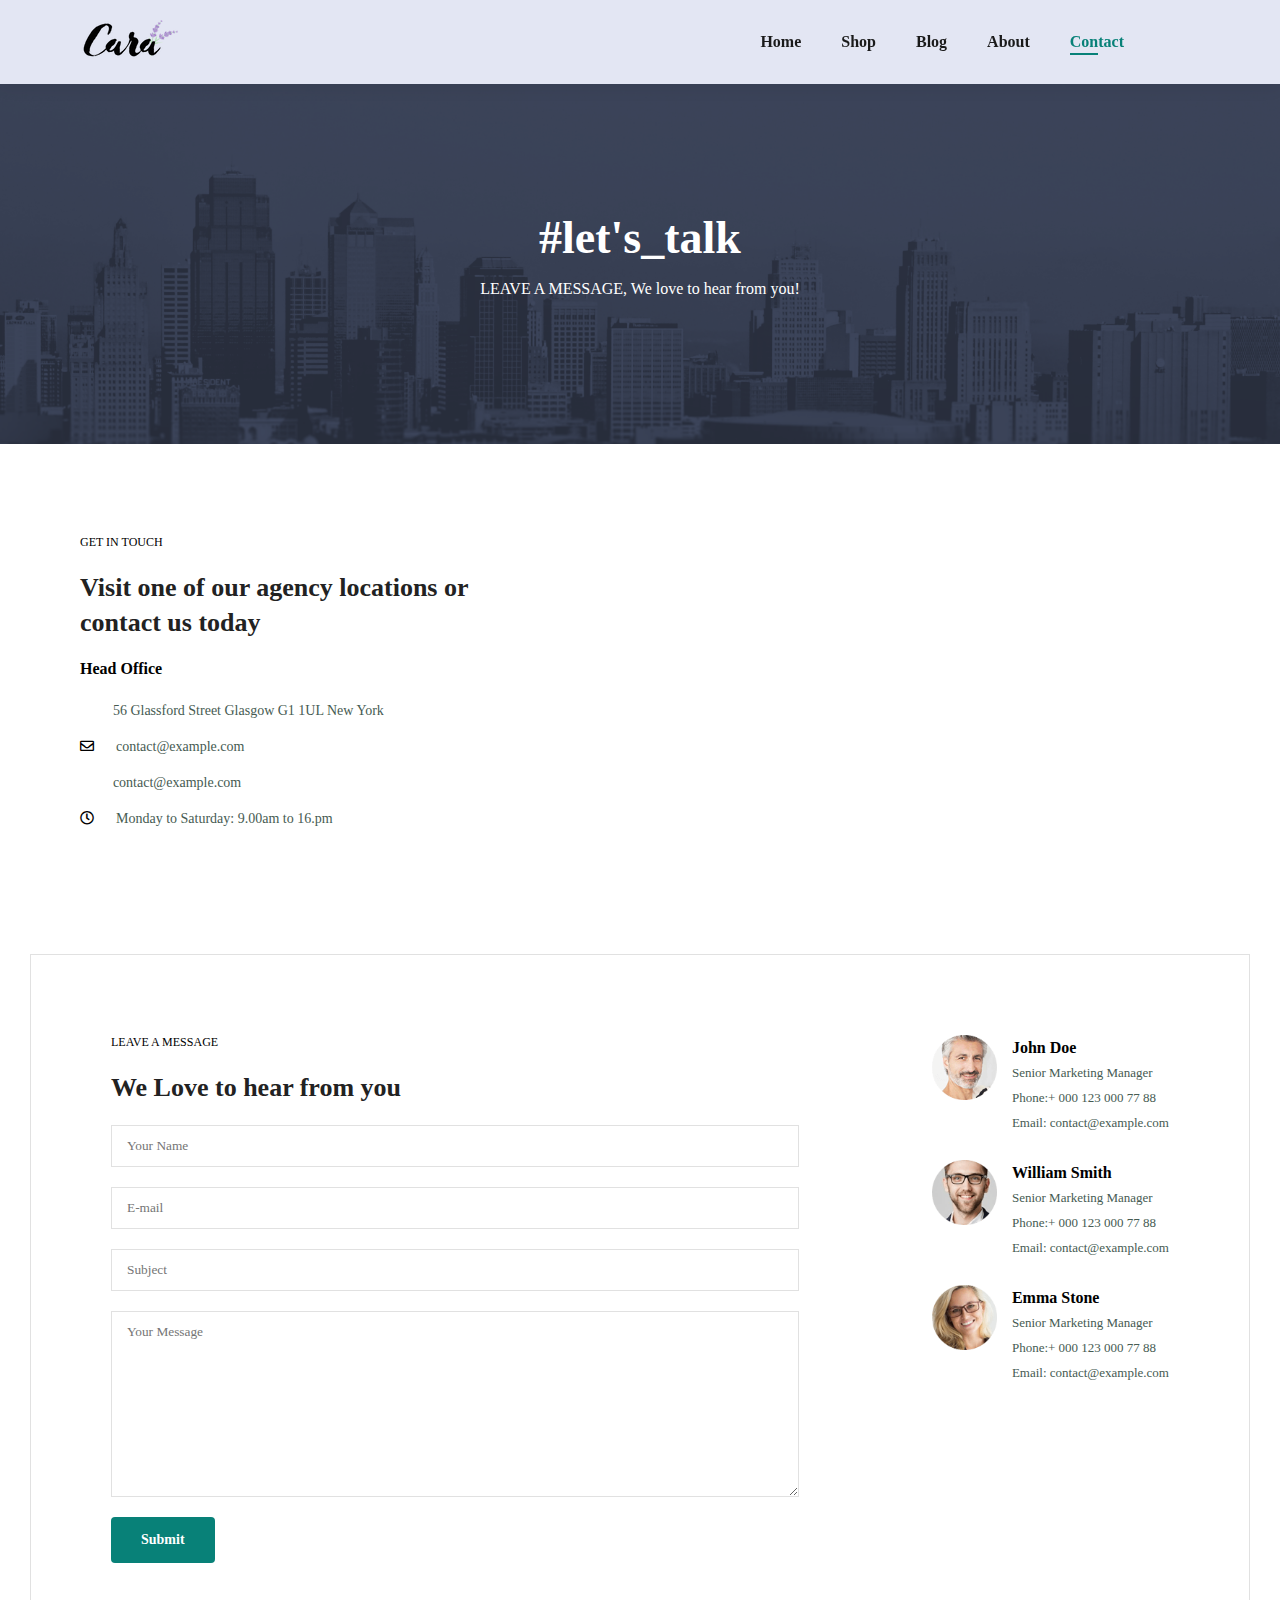
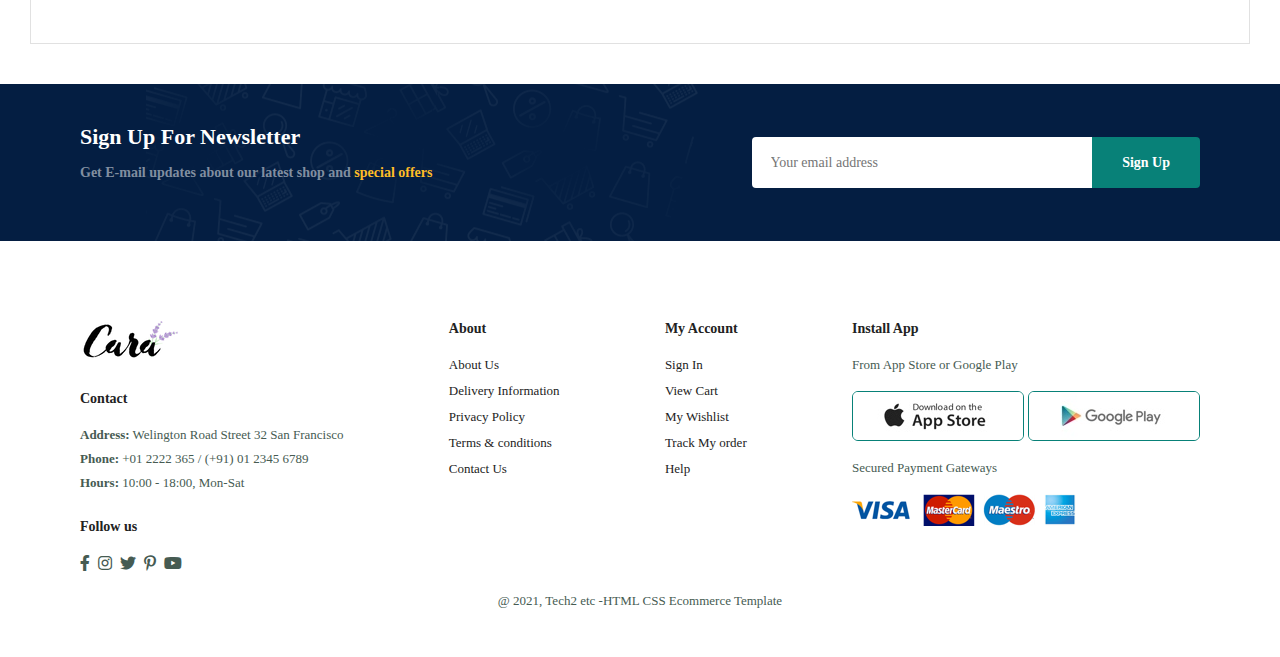
<file: contact.html>
<!DOCTYPE html>
<html lang="en">
<head>
    <meta charset="UTF-8">
    <meta http-equiv="X-UA-Compatible" content="IE=edge">
    <meta name="viewport" content="width=device-width, initial-scale=1.0">
    <title>Ecommerce Website</title>
    <link rel="stylesheet" href="style.css">
    <link rel="stylesheet" href="https://pro.fontawesome.com/releases/v5.10.0/css/all.css" />
   
</head>
<body>
 
    <section id="header">

        <a href="#"><img src="img/logo.png" class="logo" ></a>

        <div>
             <ul id="navbar">
                <li><a  href="index.html">Home</a></li>
                <li><a  href="shop.html">Shop</a></li>
                <li><a href="blog.html">Blog</a></li>
                <li><a href="about.html">About</a></li>
                <li><a class="active" href="contact.html">Contact</a></li>
                <li id="lg-bag"><a href="cart.html"><i class="far fa-shopping-bag"></i></a></li>
                <a href="#" id="close"><li class="far fa-times"></li></a>         
            </ul>

        </div>

        <div id="mobile">
            <a href="cart.html"><i class="far fa-shopping-bag"></i></a>       
            <i id="bar" class="fas fa-outdent"></i>

        </div>





    </section>

    <section id="page-header" class="about-header">
       
        <h2>#let's_talk</h2>
       
        <p>LEAVE A MESSAGE, We love to hear from you!</p>
        

    </section>

    <section id="contact-details" class="section-p1">
        <div class="details">

            <span>GET IN TOUCH</span>
            <h2> Visit one of our agency locations or contact us today </h2>
            <h3>Head Office</h3>
            <div>
                 <li>
                    <i class="fal fa-map"></i>
                    <p>56 Glassford Street Glasgow G1 1UL New York</p>
                </li>
                 <li>
                    <i class="far fa-envelope"></i>
                    <p>contact@example.com</p>
                </li>
                 <li>
                    <i class="fal fa-phone-alt"></i>
                    <p>contact@example.com</p>
                </li>
                 <li>
                    <i class="far fa-clock"></i>
                    <p>Monday to Saturday: 9.00am to 16.pm </p>
                </li>
            </div>

        </div>

        <div class="map">
            <iframe src="https://www.google.com/maps/embed?pb=!1m18!1m12!1m3!1d2469.
            808802525502!2d-1.2565554839860495!3d51.754819700403075!2m3!1f0!2f0!3f0!3m2!1i1024!2i768!4f13.
            1!3m3!1m2!1s0x4876c6a9ef8c485b%3A0xd2ff1883a001afed!2sUniversity%20of%20Oxford!5e0!3m2!1sen!2sus!4v1658902685853!5m2!1sen!2sus" 
            width="600" height="450" style="border:0;" allowfullscreen="" loading="lazy"
             referrerpolicy="no-referrer-when-downgrade"></iframe>
        </div>

    </section>

    <section id="form-details">

        <form action="">
            <span>LEAVE A MESSAGE</span>
            <h2>We Love to hear from you</h2>
            <input type="text" placeholder="Your Name">
            <input type="text" placeholder="E-mail">
            <input type="text" placeholder="Subject">
            <textarea name="" id="" cols="30" rows="10" placeholder="Your Message"></textarea>
            <button class="normal">Submit</button>
        </form>

        <div class="people">

            <div>
                <img src="img/people/1.png" alt="">
                <p><span>John Doe</span> Senior Marketing Manager<br>Phone:+ 000 123 000 77 88 
                <br>Email: contact@example.com </p>
            </div>

            <div>
                <img src="img/people/2.png" alt="">
                <p><span>William Smith</span> Senior Marketing Manager<br>Phone:+ 000 123 000 77 88 
                <br>Email: contact@example.com </p>
            </div>

            <div>
                <img src="img/people/3.png" alt="">
                <p><span>Emma Stone</span> Senior Marketing Manager<br>Phone:+ 000 123 000 77 88 
                <br>Email: contact@example.com </p>
            </div>



        </div>

    </section>





    <section id="newsletter" class="section-p1 section-m1" >

        <div class="newstext">
            <h4>Sign Up For Newsletter</h4>
            <p>Get E-mail updates about our latest shop and <span>special offers </span></p>
        </div>

        <div class="form">
            <input type="text" placeholder="Your email address"/>
            <button class="normal">Sign Up</button>
        </div>

    </section>

    <footer class="section-p1" >

        <div class="col">
            <img class="logo" src="img/logo.png" alt=""/>
            <h4>Contact</h4>
            <p><strong>Address:</strong> Welington Road Street 32 San Francisco</p>
            <p><strong>Phone:</strong> +01 2222 365 / (+91) 01 2345 6789</p>
            <p><strong>Hours:</strong> 10:00 - 18:00, Mon-Sat</p>

            <div class="follow">
                <h4>Follow us</h4>
                <div class="icon">
                    <i class="fab fa-facebook-f"></i>
                    <i class="fab fa-instagram"></i>
                    <i class="fab fa-twitter"></i>
                    <i class="fab fa-pinterest-p"></i>
                    <i class="fab fa-youtube"></i>
                </div>
            </div>
        </div>

        <div class="col">
            <h4>About</h4>
            <a href="#">About Us</a>
            <a href="#">Delivery Information</a>
            <a href="#">Privacy Policy</a>
            <a href="#">Terms & conditions</a>
            <a href="#">Contact Us</a>
        </div>

        <div class="col">
            <h4>My Account</h4>
            <a href="#">Sign In</a>
            <a href="#">View Cart</a>
            <a href="#">My Wishlist</a>
            <a href="#">Track My order</a>
            <a href="#">Help</a>
        </div>

        <div class="col install">
            <h4>Install App</h4>
            <p>From App Store or Google Play</p>
            <div class="row">
                <img src="img/pay/app.jpg" alt="">
                <img src="img/pay/play.jpg" alt="">
            </div>
            <p>Secured Payment Gateways</p>
            <img src="img/pay/pay.png" alt="">
        </div>

        <div class="copyright">
            <p>@ 2021, Tech2 etc -HTML CSS Ecommerce Template</p>
        </div>

    </footer>

<script src="script.js"></script>
</body>
</html>
</file>
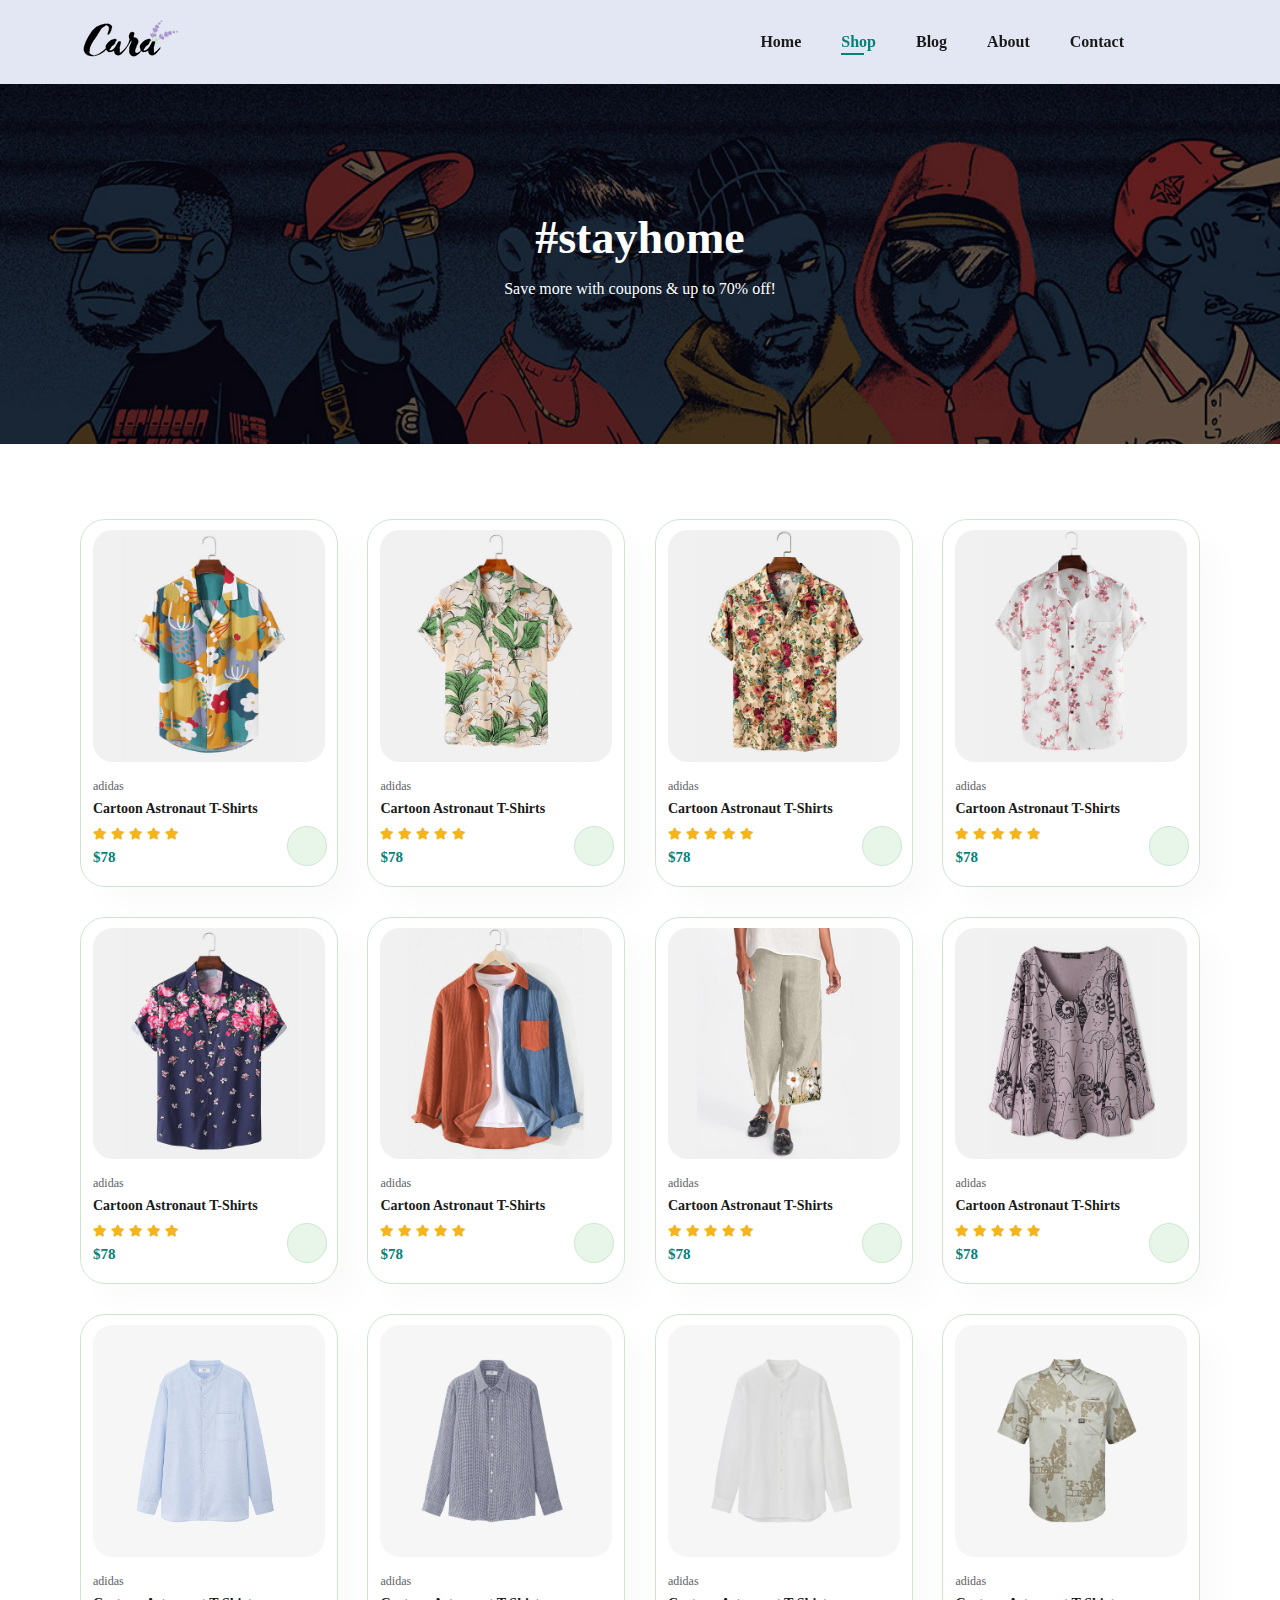
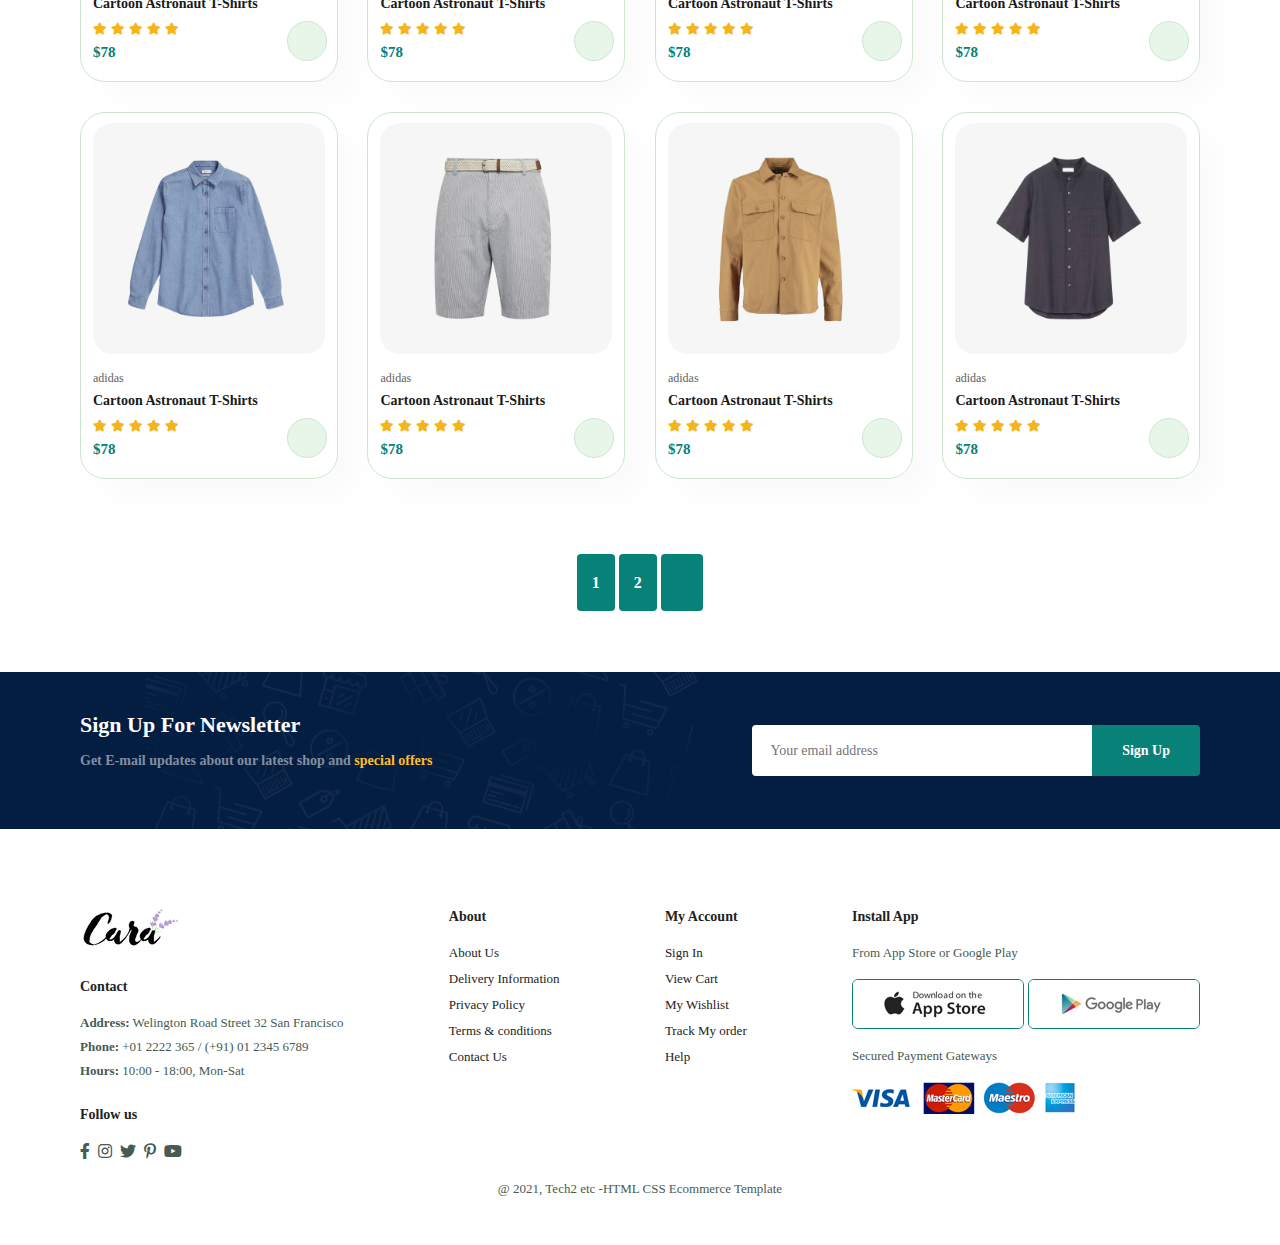
<file: shop.html>
<!DOCTYPE html>
<html lang="en">
<head>
    <meta charset="UTF-8">
    <meta http-equiv="X-UA-Compatible" content="IE=edge">
    <meta name="viewport" content="width=device-width, initial-scale=1.0">
    <title>Ecommerce Website</title>
    <link rel="stylesheet" href="style.css">
    <link rel="stylesheet" href="https://pro.fontawesome.com/releases/v5.10.0/css/all.css" />
   
</head>
<body>
 
    <section id="header">

        <a href="#"><img src="img/logo.png" class="logo" ></a>

        <div>
             <ul id="navbar">
                <li><a  href="index.html">Home</a></li>
                <li><a class="active" href="shop.html">Shop</a></li>
                <li><a href="blog.html">Blog</a></li>
                <li><a href="about.html">About</a></li>
                <li><a href="contact.html">Contact</a></li>
                <li id="lg-bag"><a href="cart.html"><i class="far fa-shopping-bag"></i></a></li>
                <a href="#" id="close"><li class="far fa-times"></li></a>         
            </ul>

        </div>

        <div id="mobile">
            <a href="cart.html"><i class="far fa-shopping-bag"></i></a>       
            <i id="bar" class="fas fa-outdent"></i>

        </div>





    </section>

    <section id="page-header">
       
        <h2>#stayhome</h2>
       
        <p>Save more with coupons & up to 70% off!</p>
        

    </section>

    
    <section id="product1" class="section-p1">
    
        <div class="pro-container">

            <div class="pro" onclick="window.location.href='sproduct.html'">
                <img src="img/products/f1.jpg" alt="">
                <div class="des">
                    <span>adidas</span>
                    <h5>Cartoon Astronaut T-Shirts</h5>
                    <div class="star">
                        <li class="fas fa-star"></li>
                        <li class="fas fa-star"></li>
                        <li class="fas fa-star"></li>
                        <li class="fas fa-star"></li>
                        <li class="fas fa-star"></li>
                    </div>
                    <h4>$78</h4>
                </div>
                <a href="#"><i class="fal fa-shopping-cart cart"></i></a>
            </div>

            <div class="pro">
                <img src="img/products/f2.jpg" alt="">
                <div class="des">
                    <span>adidas</span>
                    <h5>Cartoon Astronaut T-Shirts</h5>
                    <div class="star">
                        <li class="fas fa-star"></li>
                        <li class="fas fa-star"></li>
                        <li class="fas fa-star"></li>
                        <li class="fas fa-star"></li>
                        <li class="fas fa-star"></li>
                    </div>
                    <h4>$78</h4>
                </div>
                <a href="#"><i class="fal fa-shopping-cart cart"></i></a>
            </div>

            <div class="pro">
                <img src="img/products/f3.jpg" alt="">
                <div class="des">
                    <span>adidas</span>
                    <h5>Cartoon Astronaut T-Shirts</h5>
                    <div class="star">
                        <li class="fas fa-star"></li>
                        <li class="fas fa-star"></li>
                        <li class="fas fa-star"></li>
                        <li class="fas fa-star"></li>
                        <li class="fas fa-star"></li>
                    </div>
                    <h4>$78</h4>
                </div>
                <a href="#"><i class="fal fa-shopping-cart cart"></i></a>
            </div>

            <div class="pro">
                <img src="img/products/f4.jpg" alt="">
                <div class="des">
                    <span>adidas</span>
                    <h5>Cartoon Astronaut T-Shirts</h5>
                    <div class="star">
                        <li class="fas fa-star"></li>
                        <li class="fas fa-star"></li>
                        <li class="fas fa-star"></li>
                        <li class="fas fa-star"></li>
                        <li class="fas fa-star"></li>
                    </div>
                    <h4>$78</h4>
                </div>
                <a href="#"><i class="fal fa-shopping-cart cart"></i></a>
            </div>

            <div class="pro">
                <img src="img/products/f5.jpg" alt="">
                <div class="des">
                    <span>adidas</span>
                    <h5>Cartoon Astronaut T-Shirts</h5>
                    <div class="star">
                        <li class="fas fa-star"></li>
                        <li class="fas fa-star"></li>
                        <li class="fas fa-star"></li>
                        <li class="fas fa-star"></li>
                        <li class="fas fa-star"></li>
                    </div>
                    <h4>$78</h4>
                </div>
                <a href="#"><i class="fal fa-shopping-cart cart"></i></a>
            </div>

            <div class="pro">
                <img src="img/products/f6.jpg" alt="">
                <div class="des">
                    <span>adidas</span>
                    <h5>Cartoon Astronaut T-Shirts</h5>
                    <div class="star">
                        <li class="fas fa-star"></li>
                        <li class="fas fa-star"></li>
                        <li class="fas fa-star"></li>
                        <li class="fas fa-star"></li>
                        <li class="fas fa-star"></li>
                    </div>
                    <h4>$78</h4>
                </div>
                <a href="#"><i class="fal fa-shopping-cart cart"></i></a>
            </div>

            <div class="pro">
                <img src="img/products/f7.jpg" alt="">
                <div class="des">
                    <span>adidas</span>
                    <h5>Cartoon Astronaut T-Shirts</h5>
                    <div class="star">
                        <li class="fas fa-star"></li>
                        <li class="fas fa-star"></li>
                        <li class="fas fa-star"></li>
                        <li class="fas fa-star"></li>
                        <li class="fas fa-star"></li>
                    </div>
                    <h4>$78</h4>
                </div>
                <a href="#"><i class="fal fa-shopping-cart cart"></i></a>
            </div>

            <div class="pro">
                <img src="img/products/f8.jpg" alt="">
                <div class="des">
                    <span>adidas</span>
                    <h5>Cartoon Astronaut T-Shirts</h5>
                    <div class="star">
                        <li class="fas fa-star"></li>
                        <li class="fas fa-star"></li>
                        <li class="fas fa-star"></li>
                        <li class="fas fa-star"></li>
                        <li class="fas fa-star"></li>
                    </div>
                    <h4>$78</h4>
                </div>
                <a href="#"><i class="fal fa-shopping-cart cart"></i></a>
            </div>


            <div class="pro">
                <img src="img/products/n1.jpg" alt="">
                <div class="des">
                    <span>adidas</span>
                    <h5>Cartoon Astronaut T-Shirts</h5>
                    <div class="star">
                        <li class="fas fa-star"></li>
                        <li class="fas fa-star"></li>
                        <li class="fas fa-star"></li>
                        <li class="fas fa-star"></li>
                        <li class="fas fa-star"></li>
                    </div>
                    <h4>$78</h4>
                </div>
                <a href="#"><i class="fal fa-shopping-cart cart"></i></a>
            </div>

            <div class="pro">
                <img src="img/products/n2.jpg" alt="">
                <div class="des">
                    <span>adidas</span>
                    <h5>Cartoon Astronaut T-Shirts</h5>
                    <div class="star">
                        <li class="fas fa-star"></li>
                        <li class="fas fa-star"></li>
                        <li class="fas fa-star"></li>
                        <li class="fas fa-star"></li>
                        <li class="fas fa-star"></li>
                    </div>
                    <h4>$78</h4>
                </div>
                <a href="#"><i class="fal fa-shopping-cart cart"></i></a>
            </div>

            <div class="pro">
                <img src="img/products/n3.jpg" alt="">
                <div class="des">
                    <span>adidas</span>
                    <h5>Cartoon Astronaut T-Shirts</h5>
                    <div class="star">
                        <li class="fas fa-star"></li>
                        <li class="fas fa-star"></li>
                        <li class="fas fa-star"></li>
                        <li class="fas fa-star"></li>
                        <li class="fas fa-star"></li>
                    </div>
                    <h4>$78</h4>
                </div>
                <a href="#"><i class="fal fa-shopping-cart cart"></i></a>
            </div>

            <div class="pro">
                <img src="img/products/n4.jpg" alt="">
                <div class="des">
                    <span>adidas</span>
                    <h5>Cartoon Astronaut T-Shirts</h5>
                    <div class="star">
                        <li class="fas fa-star"></li>
                        <li class="fas fa-star"></li>
                        <li class="fas fa-star"></li>
                        <li class="fas fa-star"></li>
                        <li class="fas fa-star"></li>
                    </div>
                    <h4>$78</h4>
                </div>
                <a href="#"><i class="fal fa-shopping-cart cart"></i></a>
            </div>

            <div class="pro">
                <img src="img/products/n5.jpg" alt="">
                <div class="des">
                    <span>adidas</span>
                    <h5>Cartoon Astronaut T-Shirts</h5>
                    <div class="star">
                        <li class="fas fa-star"></li>
                        <li class="fas fa-star"></li>
                        <li class="fas fa-star"></li>
                        <li class="fas fa-star"></li>
                        <li class="fas fa-star"></li>
                    </div>
                    <h4>$78</h4>
                </div>
                <a href="#"><i class="fal fa-shopping-cart cart"></i></a>
            </div>

            <div class="pro">
                <img src="img/products/n6.jpg" alt="">
                <div class="des">
                    <span>adidas</span>
                    <h5>Cartoon Astronaut T-Shirts</h5>
                    <div class="star">
                        <li class="fas fa-star"></li>
                        <li class="fas fa-star"></li>
                        <li class="fas fa-star"></li>
                        <li class="fas fa-star"></li>
                        <li class="fas fa-star"></li>
                    </div>
                    <h4>$78</h4>
                </div>
                <a href="#"><i class="fal fa-shopping-cart cart"></i></a>
            </div>

            <div class="pro">
                <img src="img/products/n7.jpg" alt="">
                <div class="des">
                    <span>adidas</span>
                    <h5>Cartoon Astronaut T-Shirts</h5>
                    <div class="star">
                        <li class="fas fa-star"></li>
                        <li class="fas fa-star"></li>
                        <li class="fas fa-star"></li>
                        <li class="fas fa-star"></li>
                        <li class="fas fa-star"></li>
                    </div>
                    <h4>$78</h4>
                </div>
                <a href="#"><i class="fal fa-shopping-cart cart"></i></a>
            </div>

            <div class="pro">
                <img src="img/products/n8.jpg" alt="">
                <div class="des">
                    <span>adidas</span>
                    <h5>Cartoon Astronaut T-Shirts</h5>
                    <div class="star">
                        <li class="fas fa-star"></li>
                        <li class="fas fa-star"></li>
                        <li class="fas fa-star"></li>
                        <li class="fas fa-star"></li>
                        <li class="fas fa-star"></li>
                    </div>
                    <h4>$78</h4>
                </div>
                <a href="#"><i class="fal fa-shopping-cart cart"></i></a>
            </div>

        </div>


    </section>

    <section id="pagination" class="section-p1">

        <a href="#">1</a>
        <a href="#">2</a>
        <a href="#"><i class="fal fa-long-arrow-alt-right"></i></a>





    </section>

 
    <section id="newsletter" class="section-p1 section-m1" >

        <div class="newstext">
            <h4>Sign Up For Newsletter</h4>
            <p>Get E-mail updates about our latest shop and <span>special offers </span></p>
        </div>

        <div class="form">
            <input type="text" placeholder="Your email address"/>
            <button class="normal">Sign Up</button>
        </div>

    </section>

    <footer class="section-p1">

        <div class="col">
            <img class="logo" src="img/logo.png" alt=""/>
            <h4>Contact</h4>
            <p><strong>Address:</strong> Welington Road Street 32 San Francisco</p>
            <p><strong>Phone:</strong> +01 2222 365 / (+91) 01 2345 6789</p>
            <p><strong>Hours:</strong> 10:00 - 18:00, Mon-Sat</p>

            <div class="follow">
                <h4>Follow us</h4>
                <div class="icon">
                    <i class="fab fa-facebook-f"></i>
                    <i class="fab fa-instagram"></i>
                    <i class="fab fa-twitter"></i>
                    <i class="fab fa-pinterest-p"></i>
                    <i class="fab fa-youtube"></i>
                </div>
            </div>
        </div>

        <div class="col">
            <h4>About</h4>
            <a href="#">About Us</a>
            <a href="#">Delivery Information</a>
            <a href="#">Privacy Policy</a>
            <a href="#">Terms & conditions</a>
            <a href="#">Contact Us</a>
        </div>

        <div class="col">
            <h4>My Account</h4>
            <a href="#">Sign In</a>
            <a href="#">View Cart</a>
            <a href="#">My Wishlist</a>
            <a href="#">Track My order</a>
            <a href="#">Help</a>
        </div>

        <div class="col install">
            <h4>Install App</h4>
            <p>From App Store or Google Play</p>
            <div class="row">
                <img src="img/pay/app.jpg" alt="">
                <img src="img/pay/play.jpg" alt="">
            </div>
            <p>Secured Payment Gateways</p>
            <img src="img/pay/pay.png" alt="">
        </div>

        <div class="copyright">
            <p>@ 2021, Tech2 etc -HTML CSS Ecommerce Template</p>
        </div>

    </footer>

<script src="script.js"></script>
</body>
</html>
</file>
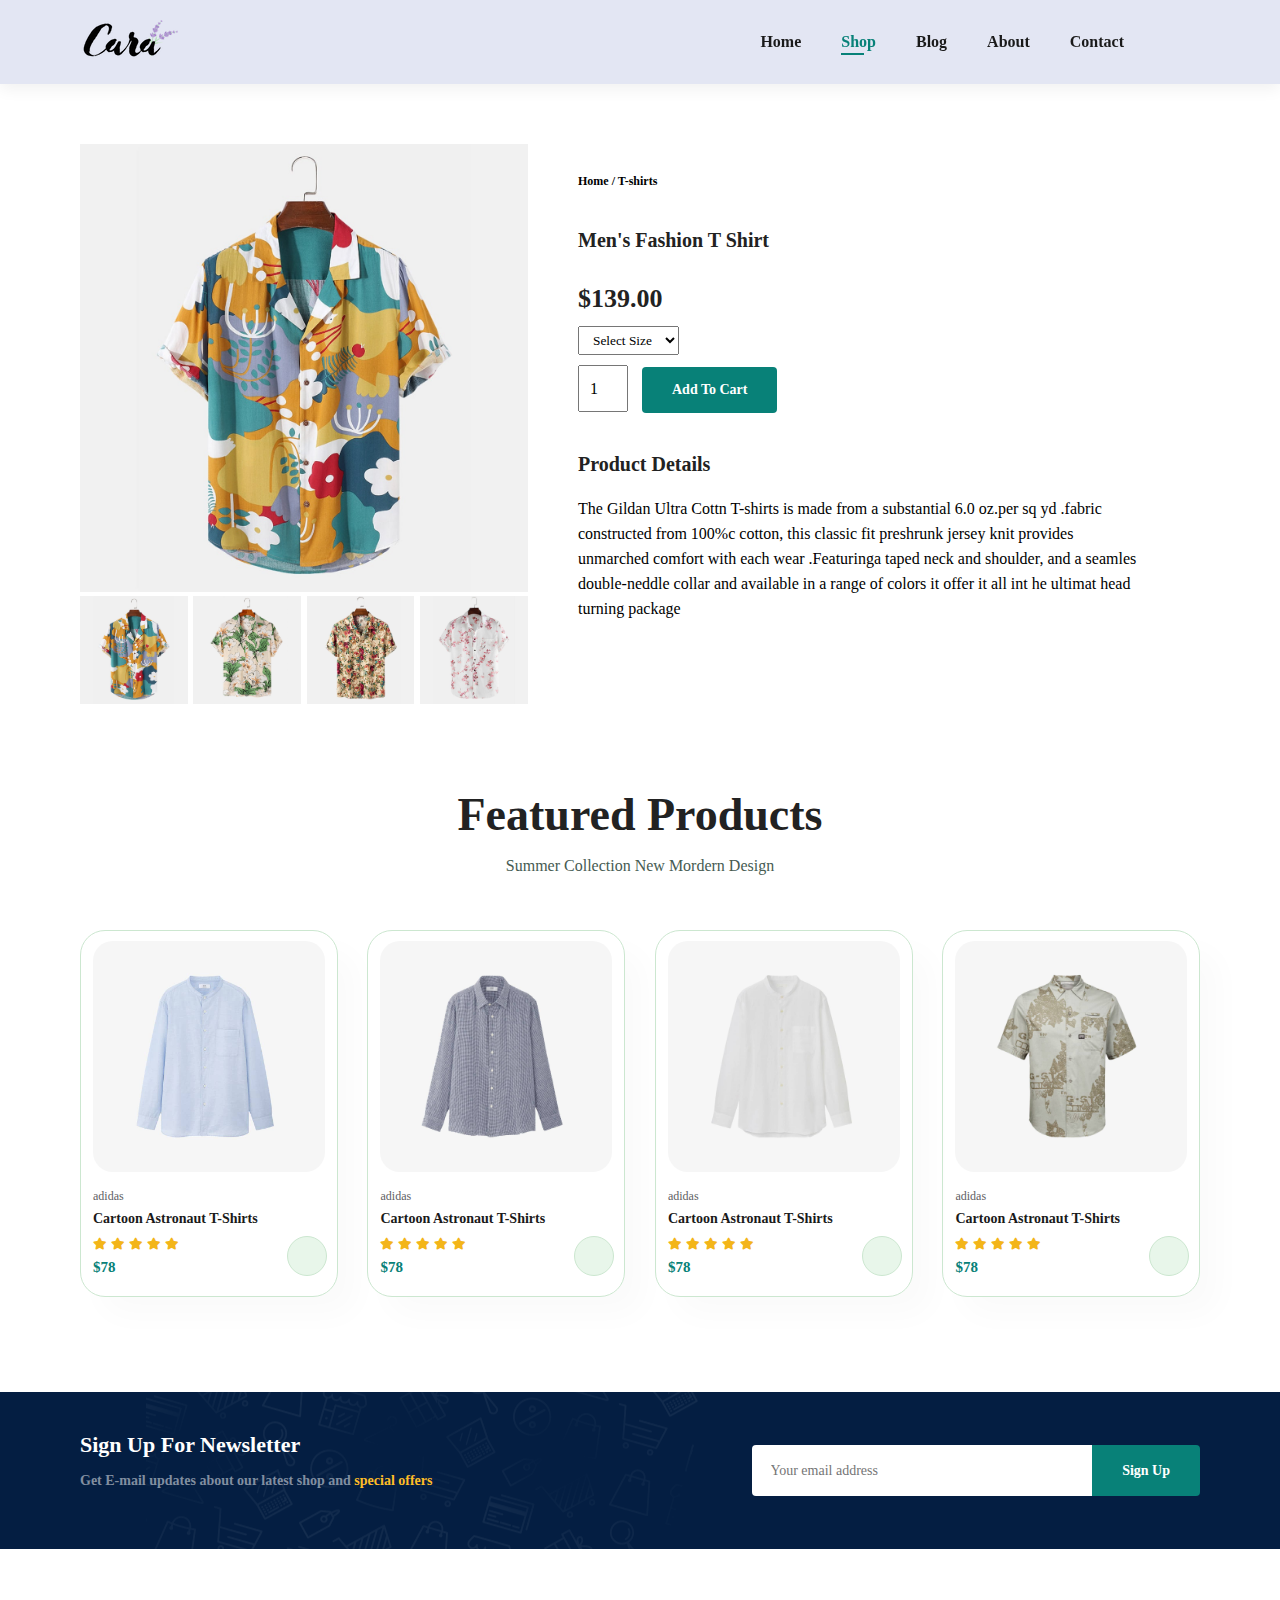
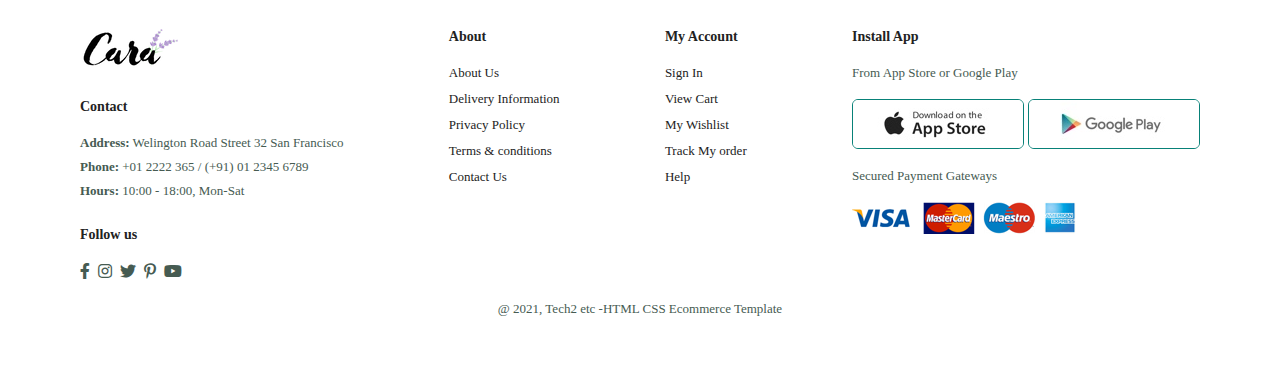
<file: sproduct.html>
<!DOCTYPE html>
<html lang="en">
<head>
    <meta charset="UTF-8">
    <meta http-equiv="X-UA-Compatible" content="IE=edge">
    <meta name="viewport" content="width=device-width, initial-scale=1.0">
    <title>Ecommerce Website</title>
    <link rel="stylesheet" href="style.css">
    <link rel="stylesheet" href="https://pro.fontawesome.com/releases/v5.10.0/css/all.css" />
   
</head>
<body>
 
    <section id="header">

        <a href="#"><img src="img/logo.png" class="logo" ></a>

        <div>
             <ul id="navbar">
                <li><a  href="index.html">Home</a></li>
                <li><a class="active" href="shop.html">Shop</a></li>
                <li><a href="blog.html">Blog</a></li>
                <li><a href="about.html">About</a></li>
                <li><a href="contact.html">Contact</a></li>
                <li id="lg-bag"><a href="cart.html"><i class="far fa-shopping-bag"></i></a></li>
                <a href="#" id="close"><li class="far fa-times"></li></a>         
            </ul>

        </div>

        <div id="mobile">
            <a href="cart.html"><i class="far fa-shopping-bag"></i></a>       
            <i id="bar" class="fas fa-outdent"></i>

        </div>





    </section>

    <section id="prodetails" class="section-p1">
        <div class="single-pro-image">
            <img src="img/products/f1.jpg"  width="100%" id="MainImg" alt="">

            <div class="small-img-group">

                <div class="small-img-col">
                    <img src="img/products/f1.jpg" width="100%" class="small-img" alt="">
                </div>

                <div class="small-img-col">
                    <img src="img/products/f2.jpg" width="100%" class="small-img" alt="">
                </div>

                <div class="small-img-col">
                    <img src="img/products/f3.jpg" width="100%" class="small-img" alt="">
                </div>
                <div class="small-img-col">
                    <img src="img/products/f4.jpg" width="100%" class="small-img" alt="">
                </div>

            </div>

        </div>

        <div class="single-pro-details">
            <h6>Home / T-shirts</h6>
            <h4>Men's Fashion T Shirt</h4>
            <h2>$139.00</h2>
            <select>
                <option>Select Size</option>
                <option>XL</option>
                <option>XLL</option>
                <option>Small</option>
                <option>Large</option>
            </select>
            <input type="number" value="1">
            <button class="normal">Add To Cart</button>
            <h4>Product Details</h4>
            <span>The Gildan Ultra Cottn T-shirts is made from a substantial 6.0 oz.per 
                  sq yd .fabric constructed from 100%c cotton, this classic fit preshrunk
                  jersey knit provides unmarched comfort with each wear .Featuringa taped
                  neck and shoulder, and a seamles double-neddle collar and available in 
                  a range of colors it offer it all int he ultimat head turning package</span>
        </div>
    </section>

    <section id="product1" class="section-p1">
        <h2>Featured Products</h2>
        <p>Summer Collection New Mordern Design</p>
        <div class="pro-container">

            <div class="pro">
                <img src="img/products/n1.jpg" alt="">
                <div class="des">
                    <span>adidas</span>
                    <h5>Cartoon Astronaut T-Shirts</h5>
                    <div class="star">
                        <li class="fas fa-star"></li>
                        <li class="fas fa-star"></li>
                        <li class="fas fa-star"></li>
                        <li class="fas fa-star"></li>
                        <li class="fas fa-star"></li>
                    </div>
                    <h4>$78</h4>
                </div>
                <a href="#"><i class="fal fa-shopping-cart cart"></i></a>
            </div>

            <div class="pro">
                <img src="img/products/n2.jpg" alt="">
                <div class="des">
                    <span>adidas</span>
                    <h5>Cartoon Astronaut T-Shirts</h5>
                    <div class="star">
                        <li class="fas fa-star"></li>
                        <li class="fas fa-star"></li>
                        <li class="fas fa-star"></li>
                        <li class="fas fa-star"></li>
                        <li class="fas fa-star"></li>
                    </div>
                    <h4>$78</h4>
                </div>
                <a href="#"><i class="fal fa-shopping-cart cart"></i></a>
            </div>

            <div class="pro">
                <img src="img/products/n3.jpg" alt="">
                <div class="des">
                    <span>adidas</span>
                    <h5>Cartoon Astronaut T-Shirts</h5>
                    <div class="star">
                        <li class="fas fa-star"></li>
                        <li class="fas fa-star"></li>
                        <li class="fas fa-star"></li>
                        <li class="fas fa-star"></li>
                        <li class="fas fa-star"></li>
                    </div>
                    <h4>$78</h4>
                </div>
                <a href="#"><i class="fal fa-shopping-cart cart"></i></a>
            </div>
       
            <div class="pro">
                <img src="img/products/n4.jpg" alt="">
                <div class="des">
                    <span>adidas</span>
                    <h5>Cartoon Astronaut T-Shirts</h5>
                    <div class="star">
                        <li class="fas fa-star"></li>
                        <li class="fas fa-star"></li>
                        <li class="fas fa-star"></li>
                        <li class="fas fa-star"></li>
                        <li class="fas fa-star"></li>
                    </div>
                    <h4>$78</h4>
                </div>
                <a href="#"><i class="fal fa-shopping-cart cart"></i></a>
            </div>
       

        </div>


    </section>



    <section id="newsletter" class="section-p1 section-m1" >

        <div class="newstext">
            <h4>Sign Up For Newsletter</h4>
            <p>Get E-mail updates about our latest shop and <span>special offers </span></p>
        </div>

        <div class="form">
            <input type="text" placeholder="Your email address"/>
            <button class="normal">Sign Up</button>
        </div>

    </section>

    <footer class="section-p1">

        <div class="col">
            <img class="logo" src="img/logo.png" alt=""/>
            <h4>Contact</h4>
            <p><strong>Address:</strong> Welington Road Street 32 San Francisco</p>
            <p><strong>Phone:</strong> +01 2222 365 / (+91) 01 2345 6789</p>
            <p><strong>Hours:</strong> 10:00 - 18:00, Mon-Sat</p>

            <div class="follow">
                <h4>Follow us</h4>
                <div class="icon">
                    <i class="fab fa-facebook-f"></i>
                    <i class="fab fa-instagram"></i>
                    <i class="fab fa-twitter"></i>
                    <i class="fab fa-pinterest-p"></i>
                    <i class="fab fa-youtube"></i>
                </div>
            </div>
        </div>

        <div class="col">
            <h4>About</h4>
            <a href="#">About Us</a>
            <a href="#">Delivery Information</a>
            <a href="#">Privacy Policy</a>
            <a href="#">Terms & conditions</a>
            <a href="#">Contact Us</a>
        </div>

        <div class="col">
            <h4>My Account</h4>
            <a href="#">Sign In</a>
            <a href="#">View Cart</a>
            <a href="#">My Wishlist</a>
            <a href="#">Track My order</a>
            <a href="#">Help</a>
        </div>

        <div class="col install">
            <h4>Install App</h4>
            <p>From App Store or Google Play</p>
            <div class="row">
                <img src="img/pay/app.jpg" alt="">
                <img src="img/pay/play.jpg" alt="">
            </div>
            <p>Secured Payment Gateways</p>
            <img src="img/pay/pay.png" alt="">
        </div>

        <div class="copyright">
            <p>@ 2021, Tech2 etc -HTML CSS Ecommerce Template</p>
        </div>

    </footer>

    <script>

        var MainImg=document.getElementById('MainImg');
        var smallimg=document.getElementsByClassName('small-img');

        smallimg[0].onclick= function(){
            MainImg.src=smallimg[0].src;
        }
        smallimg[1].onclick= function(){
            MainImg.src=smallimg[1].src;
        }
        smallimg[2].onclick= function(){
            MainImg.src=smallimg[2].src;
        }
        smallimg[3].onclick= function(){
            MainImg.src=smallimg[3].src;
        }


    </script>

<script src="script.js"></script>
</body>
</html>
</file>
<file: style.css>
@import url('https://fonts.googleapis.com/css2?family=Comforter+Brush&family=Edu+NSW+ACT+Foundation&family=Licorice&family=Roboto+Mono:wght@100&display=swap');

/* General style*/
*{
    margin: 0;
    padding:0;
    box-sizing: border-box;
    font-family:'Spartan',serif;
}

h1{
    font-size: 50px;
    line-height:64px;
    color:#222;
}

h2{
    font-size: 46px;
    line-height: 54px;
    color: #222;
}

h4{
    font-size: 20px;
    color: #222;

}

h6{
    font-weight:700;
    font-size: 12px;
}

p{
    font-size: 16px;
    color: #465b52;
    margin: 15px 0 20px 0;
}

.section-p1{
    padding: 40px 80px;
}

.section-m1{
    margin: 40px 0;
}

button.normal{

    font-size: 14px;
    font-weight:600;
    padding: 15px 30px;
    color: #000;
    background-color: #fff;
    border-radius: 4px;
    cursor: pointer;
    border: none;
    outline: none;
    transition:0.2s;

}
button.white{

    font-size: 13px;
    font-weight:600;
    padding: 11px 18px;
    color: #fff;
    background-color: transparent;
    cursor: pointer;
    border: 1px solid #fff;
    outline: none;
    transition:0.2s;
}

body{
    width: 100%;
}

/* Header-start */

#header{
  display: flex;
  align-items: center;
  justify-content:space-between;
  padding: 20px 80px;
  background: #E3e6f3;
  box-shadow: 0 5px 15px rgba(0,0,0,0.06 );
  position: sticky;
  top:0;
  left:0;
  z-index: 999;

}

#navbar{
    display: flex;
    justify-content:center;
    align-items: center;
}

#navbar li{
 
    list-style: none;
    padding: 0 20px;
    position: relative;

}

#navbar li a{
    text-decoration: none;
    font-size: 16px;
    font-weight: 600;
    color: #1a1a1a;
    transition: 0.3s ease;
  
}

#navbar li a:hover, #navbar li a.active{
    color:#088178;
     
}

#navbar li a.active::after,
#navbar li a:hover::after
{ 
    content:"";
    width: 30%;
    height: 2px;
    background: #088178;
    position: absolute;
    bottom: -4px;
    left: 20px;
}

#mobile{
    display:none;
    align-items: center;
}

#close{
    display: none;
}
/*Home page  some issue need to learn  */

#hero{
    background:url(img/hero4.png);
    height:90vh;
    width: 100%;
    background-size: cover;
    background-position: top 25% right 0;
    padding: 0 80px;
    display:flex;
    flex-direction: column;
    align-items:flex-start;
    justify-content: center;
}

#hero h4{
    padding-bottom: 15px;
}
#hero h1{
    color: #088178;
}

#hero  button{
    background-image: url(img/button.png);
    background-color: transparent;
    color: #088178;
    border: 0;
    padding: 14px 80px 14px 65px;
    background-repeat: no-repeat;
    cursor: pointer;
    font-weight: 700;
    font-size: 15px;
}

#feature{
    display: flex;
    align-items: center;
    justify-content: space-between;
    flex-wrap: wrap;
}

#feature .fe-box{
    width: 180px;
    text-align: center;
    padding:25px 15px;
    box-shadow:20px 20px 34px rgba(0,0,0,0.03);
    border: 1px solid #cce7d0;
    border-radius: 4px;
    margin: 15px 0;


}

#feature .fe-box:hover{
    box-shadow: 10px 10px 54px rgba(70, 62, 221,0.1);

}


#feature .fe-box img{
    width:100%;
    margin-bottom:10px;
}



#feature .fe-box h6{
    display:inline;
    padding: 9px 8px 6px 8px;
    line-height:1;
    border-radius:4px;
    color: #088178;
    background-color: #fddde4;

}

#feature .fe-box:nth-child(2) h6{
  background-color: #cdebbc;
}

#feature .fe-box:nth-child(3) h6{
  background-color: #d1e8f2;
}

#feature .fe-box:nth-child(4) h6{
  background-color: #cdd4f8;
}

#feature .fe-box:nth-child(5) h6{
  background-color: #f6dbf6;
}

#feature .fe-box:nth-child(6) h6{
  background-color: #fff2e5;
}


/*Featured Product Section*/

#product1{
    text-align: center;

}
#product1 .pro-container{
    display: flex;
    flex-wrap: wrap;
    justify-content: space-between;
    padding-top: 20px;
}

#product1 .pro{
     border: 1px solid #cce7d0;
     width: 23%;
     min-width: 250px;
     padding: 10px 12px;
     border-radius:25px;
     cursor: pointer;
     box-shadow:20px 20px 30px rgba(0,0,0,0.02);
     margin:15px 0 ;
     transition:0.2s ease;
     position: relative;

}


#product1 .pro:hover{
    box-shadow:20px 20px 30px rgba(0,0,0,0.06);
}

#product1 .pro img{
    width: 100%;
    border-radius: 20px;
}

#product1 .pro .des{
    text-align: start;
    padding:10px 0;
}

#product1 .pro .des span{
    color: #606063;
    font-size: 12px;
}

#product1 .pro .des h5{
    padding: 7px 0;
    color: #1a1a1a;
    font-size: 14px;
}

#product1 .pro .des li{
    font-size: 12px;
    color: rgb(243,181,25);

}

#product1 .pro .des h4{
    padding-top: 7px;
    font-size: 15px;
    font-weight: 700;
    color: #088178;

}
#product1 .pro .cart{
    width: 40px;
    height: 40px;
    line-height:40px;
    border-radius:50px;
    background-color: #e8f6ea;
    font-weight:500;
    border: 1px solid #cce7d0;
    position: absolute;
    bottom:20px;
    right: 10px;
}

/*section banner */

#banner{
    display: flex;
    flex-direction: column;
    align-items: center;
    justify-content: center;
    text-align: center;
    background-image: url(img/banner/b2.jpg);
    width: 100%;
    height:40vh;
    background-size: cover;
    background-repeat: no-repeat;
    background-position:center;
}

#banner h4{
   color: #fff;
   font-size: 16px;
}

#banner h2{
   color: #fff;
   font-size: 30px;
   padding: 10px 0;
}

#banner span{
    color: #ef3636;
}

#banner button:hover{
    background:#088178;
    color: #fff;
}


/*another Secton banner boxes*/

#sm-banner{
    display: flex;
    flex-wrap: wrap;
    justify-content: space-between;
}

#sm-banner .banner-box{
    display: flex;
    flex-direction: column;
    align-items:flex-start;
    justify-content: center;
    background-image: url(img/banner/b17.jpg);
    min-width: 580px;
    height:50vh;
    background-size: cover;
    background-position:center;
    padding:30px;
}

#sm-banner .banner-box2{
    background-image: url(img/banner/b10.jpg);
   
}

#sm-banner h4{
    color: #fff;
    font-size: 20px;
    font-weight: 300;
}

#sm-banner h2{
    color: #fff;
    font-size: 28px;
    font-weight: 800;
}

#sm-banner h4{
    color: #fff;
}

#sm-banner span{
    color: #fff;
    font-size: 14px;
    font-weight: 500;
    padding-bottom: 15px;
}


#sm-banner .banner-box:hover button{
   background:#088178;
   border: 1px solid #088178;
}

#banner3 .banner-box{
    display: flex;
    flex-direction: column;
    align-items:flex-start;
    justify-content: center;
    background-image: url(img/banner/b7.jpg);
    min-width:30%;
    height:30vh;
    background-size: cover;
    background-position:center;
    padding:20px;
    margin-bottom: 20px;
}

#banner3 h2{
    color: #fff;
    font-weight: 900;
    font-size: 22px;
}

#banner3 h3{
    color: #ec544e;
    font-weight: 800;
    font-size: 20px;
}

#banner3{
    display: flex;
    justify-content: space-between;
    flex-wrap: wrap;
    padding: 0 80px;
}

#banner3 .banner-box2{
    background-image:url(img/banner/b4.jpg) ;
}

#banner3 .banner-box3{
    background-image:url(img/banner/b18.jpg) ;
}

/*Newsletter section*/

#newsletter{
    display: flex;
    justify-content: space-between;
    flex-wrap: wrap;
    align-items: center;
    background-image: url(img/banner/b14.png);
    background-repeat: no-repeat;
    background-position: 20% 30%;
    background-color: #041e42;
}

#newsletter h4{
    font-size: 22px;
    font-weight: 700;
    color: #fff;
}

#newsletter p{
    font-size: 14px;
    font-weight: 600;
    color: #818ea0;
}

#newsletter p span{
   
    color: #ffbd27;
}

#newsletter input{
 
 height: 3.190rem;
 padding: 0 1.25em;
 font-size: 14px;
 width: 100%;
 border: 1px solid transparent;
 border-radius: 4px;
 outline: none;
 border-top-right-radius:0;
 border-bottom-right-radius:0;
}

#newsletter button{
    background-color: #088178;
    color: #fff;
    white-space: nowrap;
    border-top-left-radius:0;
    border-bottom-left-radius:0;
}

#newsletter .form{
    display: flex;
    width: 40%;
}

footer{
    display: flex;
    justify-content: space-between;
    flex-wrap: wrap;
    
}

footer .col{
    display: flex;
    flex-direction: column;
    align-items:flex-start;
    margin-bottom: 20px;
}

footer .logo{
    margin-bottom: 30px;
}

footer h4{
    font-size: 14px;
    padding-bottom: 20px;
}

footer p{
    font-size: 13px ;
    margin: 0 0 8px 0;
}

footer a{
    font-size: 13px;
    text-decoration: none;
    margin-bottom: 10px;
    color:#222 ;
}

footer .follow{
    margin-top:20px;
}

footer .follow i{
   color:#465b52;
   padding-right: 4px;
   cursor: pointer;
}

footer .install .row img{
    border: 1px solid #088178 ;
    border-radius: 6px;

}

footer .install img{
    margin: 10px 0 15px 0;

}

footer .follow i:hover,
footer a:hover{
    color: #088178;
}

footer .copyright{
    width: 100%;
    text-align: center;
}

/*  shope page */

#page-header{
    background-image: url(img/banner/b1.jpg);
    width:100%;
    height: 40vh;
    background-size: cover;
    display: flex;
    justify-content: center;
    text-align: center;
    flex-direction: column;
    padding: 14px;
}

#page-header h2,
#page-header p{
 color: #fff;
}

#pagination{
    text-align: center;
    
}

#pagination a{
    text-decoration: none;
    background-color: #088178;
    padding: 20px 15px;
    border-radius: 4px;
    color: #fff;
    font-weight: 600;
}

#pagination a i{
    font-size: 16px;
    font-weight: 600;


}

 /*  single product  */
 #prodetails{
     display: flex;
     margin-top: 20px;

 }

 #prodetails .single-pro-image{
     width: 40%;
     margin-right: 50px;
 }


.small-img-group{
    display: flex;
    justify-content: space-between;
}

.small-img-col{
   flex-basis: 24%;
   cursor: pointer;
}

#prodetails .single-pro-details{
    width:50%;
    padding-top: 30px;
}


#prodetails .single-pro-details h4{
    padding: 40px 0 20px 0;
}

#prodetails .single-pro-details h2{
    font-size: 26px;
}

#prodetails .single-pro-details select{
    display: block;
    padding: 5px 10px;
    margin-bottom: 10px;
}

#prodetails .single-pro-details input{
   width: 50px;
   height: 47px;
   padding-left: 10px;
   font-size: 16px;
   margin-right: 10px;
}

#prodetails .single-pro-details input:focus{
  outline: none;
}

#prodetails .single-pro-details button{
  background-color: #088178;
  color: #fff;
}

#prodetails .single-pro-details span{
 line-height: 25px;
}


/*   blog page  */

#page-header.blog-header{
    background-image: url(img/banner/b19.jpg);
}

#blog{
    padding: 150px 150px 0 150px;
}

#blog .blog-box{
   display: flex;
   align-items: center;
   width: 100%;
   position: relative;
   padding-bottom: 90px;
}

#blog .blog-img{
   width: 50%;
   margin-right:40px ;
}

#blog img{
  width: 100%;
  height: 300px;
  object-fit: cover;
}

#blog .blog-details{
    width: 50%;
    
    
 }

#blog .blog-details a{
    text-decoration: none;
    font-size: 11px;
    color: #000;
    font-weight: 700;
    position: relative;
    transition: 0.3s;
}

#blog .blog-details a::after{
    content:"";
    width: 50px;
    height: 1px;
    background-color: #000;
    position: absolute;
    top:4px;
    right: -60px;

  
}

#blog .blog-details a:hover
{
  color: #088178;
}

#blog .blog-details a:hover:after
{
   background-color: #088178;
}



#blog .blog-box h1{
    position: absolute;
    top: -40px;
    left:0px;
    font-size: 70px;
    font-weight: 700;
    color: #c9cbce;
    z-index: -99;
}


   /* About-page */

#page-header.about-header{
  background-image: url(img/about/banner.png);
}

#about-head img{
width: 50%;
height: auto;

}

#about-head{
    display: flex;
    align-items: center;
}


#about-head div{
    padding-left: 40px;
}

#about-app{
    text-align: center;
}

#about-app .video{
    text-align: center;
    width: 70%;
    height: 100%;
    margin: 30px auto 0 auto;
}

#about-app .video video{
   width: 100%;
   height: 100%;
   border-radius: 20px;
}

  /* contact-page */

#contact-details{
    display: flex;
    justify-content: space-between;
    align-items: center;
}

#contact-details .details{
    width: 40%;
   
}

#contact-details .details span,
#form-details form span{
 font-size: 12px;
}

#contact-details .details h2,
#form-details form h2{
 font-size: 26px;
 line-height: 35px;
 padding: 20px 0;

}

#contact-details .details h3{
  font-size: 16px;
  padding-bottom: 15px;
}

#contact-details .details li{
    list-style: none;
    display: flex;
    padding: 10px 0;
    
}

#contact-details .details i{
  
font-size: 14px;
padding-right: 22px;
  
}

#contact-details .details p{

  margin: 0;
  font-size: 14px;
  
}

#contact-details .map{
    width: 55%;
    height: 400px;
}



#contact-details .map iframe{
    width: 100%;
    height: 100%;
}


#form-details{
    display: flex;
    justify-content: space-between;
    margin: 30px;
    padding: 80px;
    border: 1px solid #e1e1e1;
}




#form-details form{
    width: 65%;
    display: flex;
    flex-direction: column;
    align-items: flex-start;
}

#form-details form input,
#form-details form textarea{
    width: 100%;
    padding: 12px 15px;
    outline: none;
    margin-bottom: 20px;
    border: 1px solid #e1e1e1;
}

#form-details form button{
    background-color: #088178;
    color: #fff;
}

#form-details .people div{
    padding-bottom: 25px;
    display: flex;
    align-items: flex-start;
}

#form-details .people div img{
    width: 65px;
    height: 65px;
    object-fit: cover;
    margin-right: 15px;
}

#form-details .people div p{
  margin: 0;
  font-size: 13px;
  line-height: 25px;
}

#form-details .people div p span{
  display: block;
  font-size: 16px;
  font-weight: 600;
  color: #000;
}

/*  cart page */

#cart{
    overflow-x:auto;
}





#cart table{
    width: 100%;
    border-collapse: collapse;
    table-layout: fixed;
    white-space: nowrap;
}

#cart table img{
    width: 70px;
}

#cart table  td:nth-child(1){
    width: 100px;
    text-align: center;
}

#cart table  td:nth-child(2){
    width: 150px;
    text-align: center;
}


#cart table  td:nth-child(3){
    width: 250px;
    text-align: center;
}

#cart table  td:nth-child(4),
#cart table  td:nth-child(5),
#cart table  td:nth-child(6)

{
    width: 150px;
    text-align: center;
}



#cart table  td:nth-child(5) input{
    width: 70px;
    padding: 10px 5px 10px 15px;
}


#cart table thead{
    border: 1px solid #e2e9e1;
    border-left: none;
    border-right: none;
}

#cart table thead td{
   font-weight: 700;
   text-transform: uppercase;
   font-size: 13px;
   padding: 18px 0;
}


#cart table tbody tr td{
  padding-top: 15px;
}


#cart table tbody td{
  font-size: 13px;
}

#cart-add {
    display: flex;
    flex-wrap: wrap;
    justify-content: space-between;
}

#coupon{
    width: 50%;
    margin-bottom: 30px;
}

#coupon h3, #subtotal h3{
   padding-bottom: 15px;
}

#coupon input{
    padding: 10px 20px;
    outline: none;
    width: 60%;
    margin-right: 10px;
    border: 1px solid #e2e9e1;
    
}

#coupon button ,#subtotal button{
    background-color: #088178;
    color:#fff;
    padding:12px 20px  ;
}

#subtotal{
    width: 50%;
    margin-bottom: 30px;
    border: 1px solid #e2e9e1;
    padding:30px;

}

#subtotal table{
    border-collapse: collapse;
    width: 100%;
    margin-bottom:20px ;
}

#subtotal table td{
    width: 50%;
    border: 1px solid #e2e9e1;
    padding: 10px;
    font-size: 13px;
}














/*media Query*/

@media (max-width:799px){
    .section-p1 {
        padding: 40px 30px;
    }



    #navbar {
        display: flex;
        flex-direction: column;
        align-items: flex-start;
        justify-content: flex-start;
        position:fixed;
        top: 0;
        right:-300px;
        height: 100vh;
        width: 300px;
        background-color: #E3e6f3;
        box-shadow: 0 40px 60px rgba(0,0,0,0.1);
        padding: 80px 0 0 10px;
        transition:0.3s ;
      }

      #navbar li{
          margin-bottom: 25px;
      }

      #mobile{
        display:flex;
        align-items: center;
        justify-content: space-between;
    }

    #mobile i{
        color:#1a1a1a ;
        font-size: 24px;
        padding-left: 24px;


    }

    #navbar.active{
        right: 0px;
    }

   
    #close{
        position: absolute;
        top: 30px;
        left: 10px;
        color: #222;
        font-size: 24px;
        display: initial;
    }

    #lg-bag{
        display: none;
    }

    #hero {
        height: 70vh;
        padding: 0 80px;
        background-position: top 30% right 35%;
     
      }

      #feature {
        justify-content: center;
      
    }

    #feature .fe-box {
       
        margin: 15px 25px;
    }

    #product1 .pro-container {
        justify-content:center;
    }

    #product1 .pro {
     
        margin: 15px;
      
      }

    #banner {
        height: 20vh;
    }

    #sm-banner .banner-box {
       
        min-width:100%;
        height: 30vh;
    }

    #banner3 {
        
       
        padding: 0 40px;
    }

    #banner3 .banner-box {
        width: 28%;
    }

    #newsletter .form {
        width: 70%;
      } 

   /*  contact page */

   #form-details {
	padding: 40px;
   }
   #form-details form{
       width: 50%;
   }



}








@media(max-width:480px){

    .section-p1 {
        padding:20px;
    }


    #header {
        padding: 10px 30px;
      }

      #navbar {
        width: 200px;
      } 

      h2{
          font-size: 32px;
      }
      h1{
          font-size:38px ;
      }

      #hero {
        padding: 0 20px;
        background-position:55%;
        
    }

   
    #feature .fe-box {
        width: 155px;
        margin:0 0 15px 0;

    }

    #feature{
        justify-content: space-between;
    }

    #product1 .pro-container {
        justify-content:flex-start;
    }

    #product1 .pro-container {
        justify-content: center;
        padding-top: 0px;
    }

    #product1 .pro {
        
        width: 20%;
        min-width:150px;
        margin: 10px 10px;
        
    }

    #banner {
        height: 40vh;
    }

    #sm-banner .banner-box {
        height: 40vh;
        margin-bottom: 20px;
      }

    #banner3 {
        padding: 0 20px;
    }

    #banner3 .banner-box {
        width: 100%;
    }

    #newsletter .form {
        width: 100%;
      
    }

    .section-m1 {
        margin: 10px 0;
    }

    #newsletter {
      padding:40px 20px;
    }

   /*  single product */

   #prodetails {
	display: flex;
    flex-direction: column;
	}

    #prodetails .single-pro-image {
        width: 100%;
        margin-right: 0px;
    }

    #prodetails .single-pro-details {
        width: 100%;
        padding-top: 30px;
    }

    /* blog page */

    #blog {
        padding: 100px 100px 0 20px;
    }

    #blog .blog-box {
        display: flex;
        flex-direction: column;
        align-items: flex-start;
     
    }

    #blog .blog-img {
        width: 100%;
        margin-right: 0px;
        margin-bottom: 30px;
    }

    #blog .blog-details {
        width: 100%;
    }

  /*   about-page */

  #about-head {
    align-items: flex-start;
	flex-direction: column;}


    #about-head div {
        padding-left:0px;
    }

    #about-head img {
        width: 100%;
        margin-bottom: 20px;
    }

    #about-app .video {
        text-align: center;
        width: 100%;
       
    }


   /*  contact-page */

   #contact-details {
    flex-direction: column;
	align-items: flex-start;
   }

   #contact-details .details {
	width: 100%;
 }

 #contact-details .map {
	width: 100%;
 }

 #form-details {
	flex-direction:column;
	margin: 0px;
	padding:30px;
}

#form-details form {
	width: 100%;
    margin-bottom:30px;

}
#form-details .people div {
	padding-bottom: 25px;
	display: flex;
	justify-content: center;
}

 /* cart page */

 #cart-add {
	flex-direction: column;
}
#coupon {
	width: 100%;
	margin-bottom: 30px;
}

#subtotal {
	width: 100%;
}



  




}
</file>
